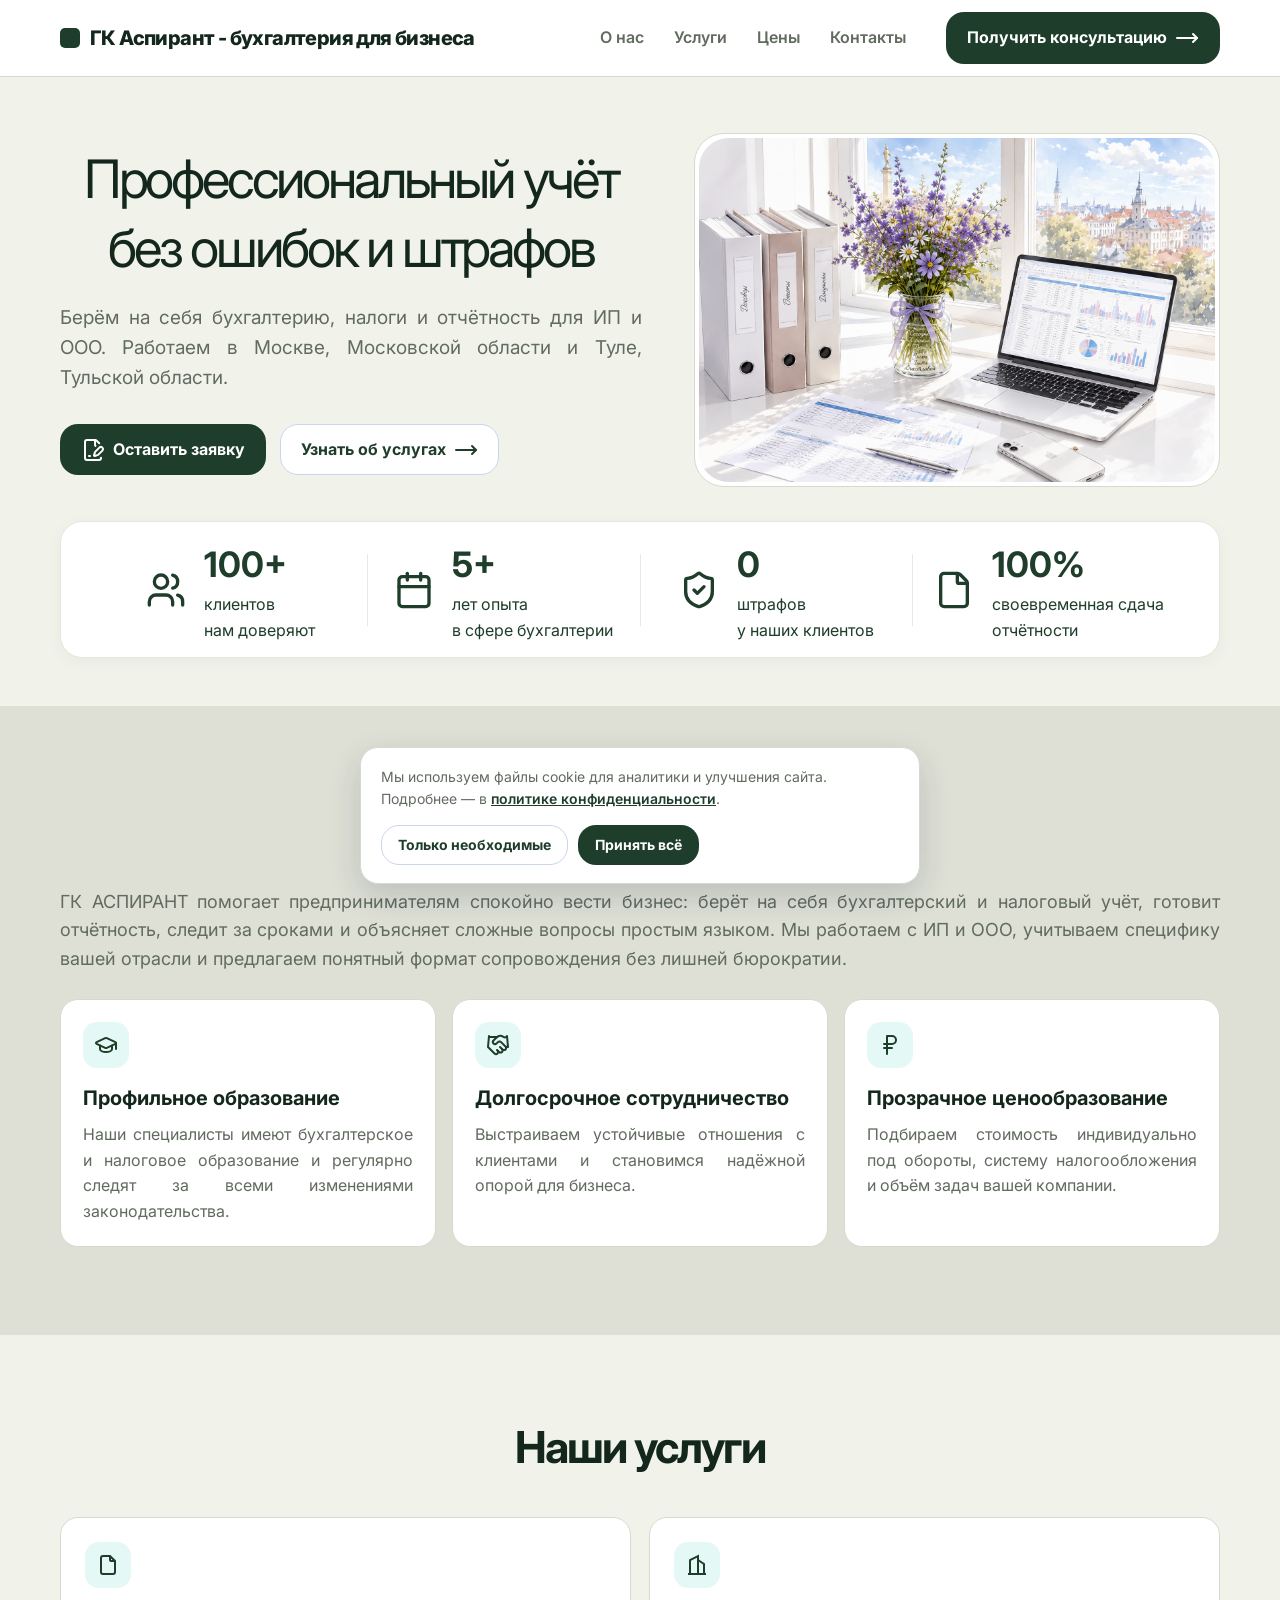
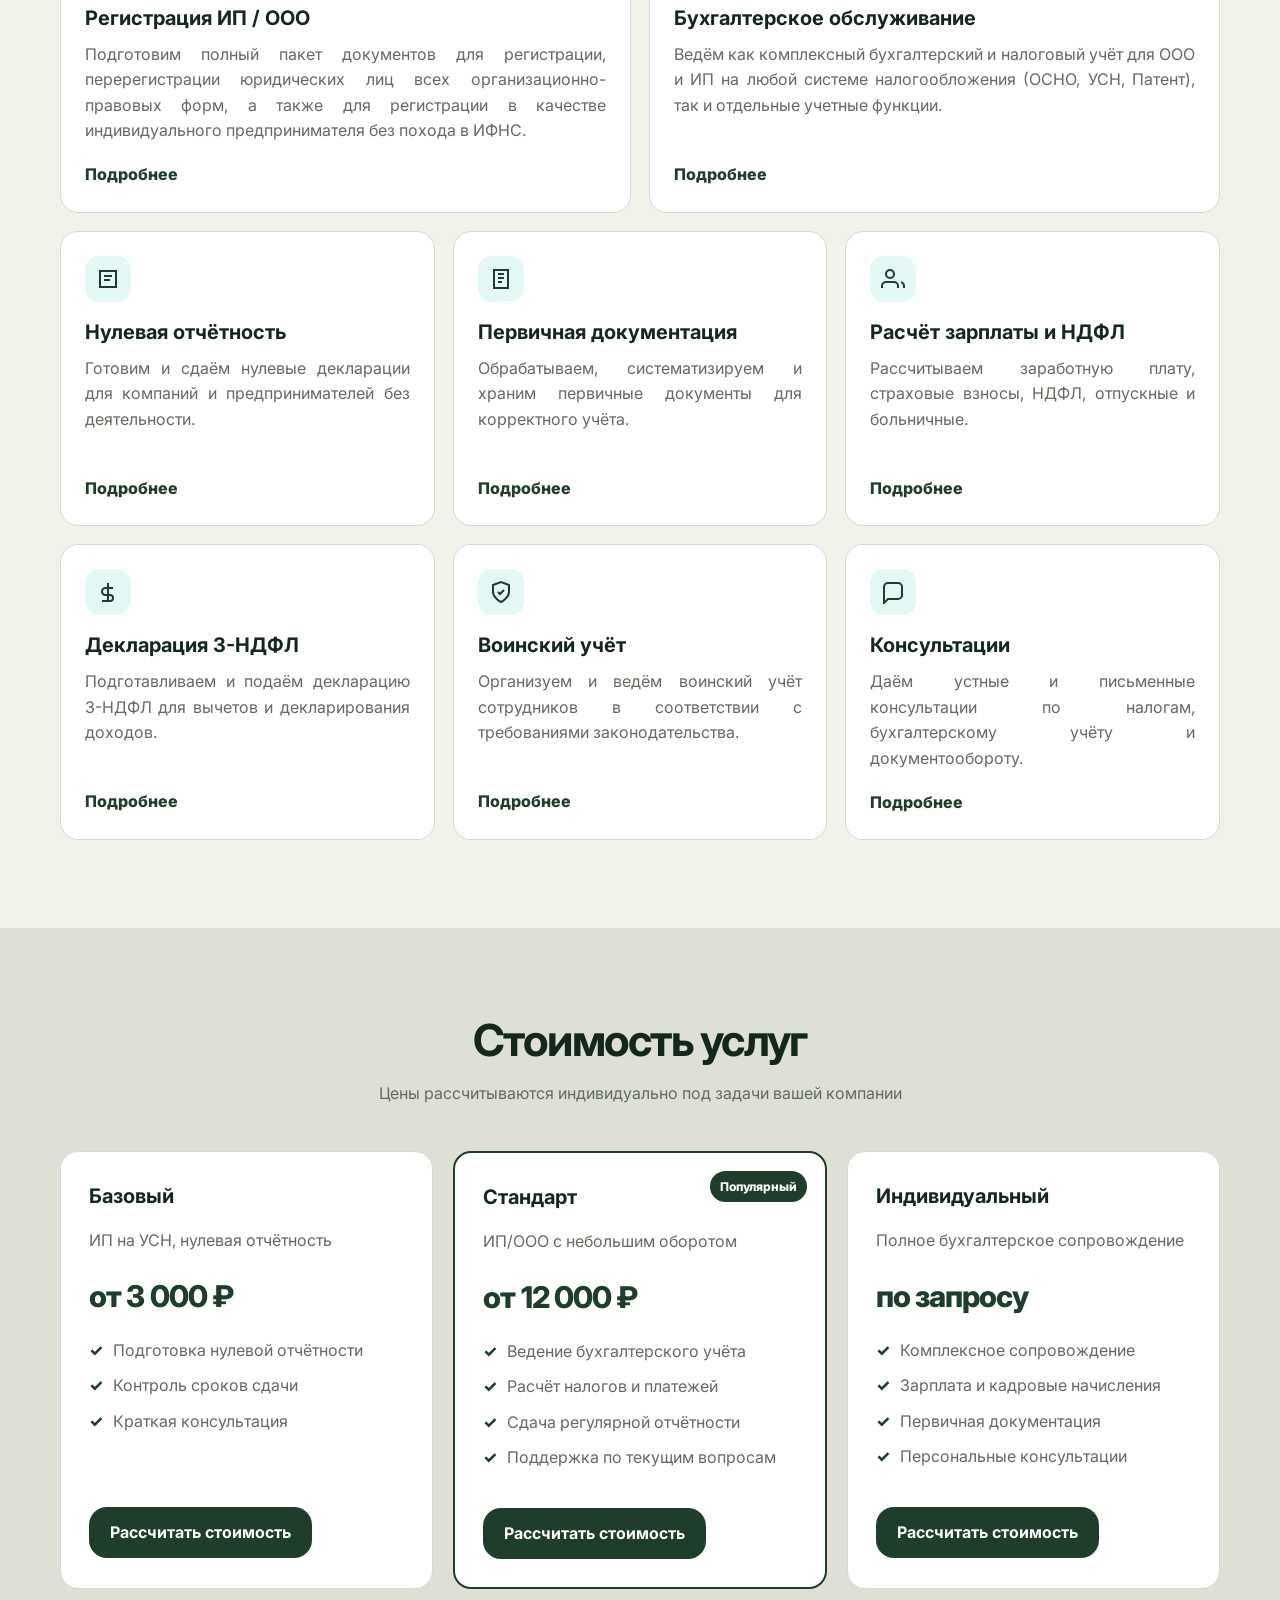
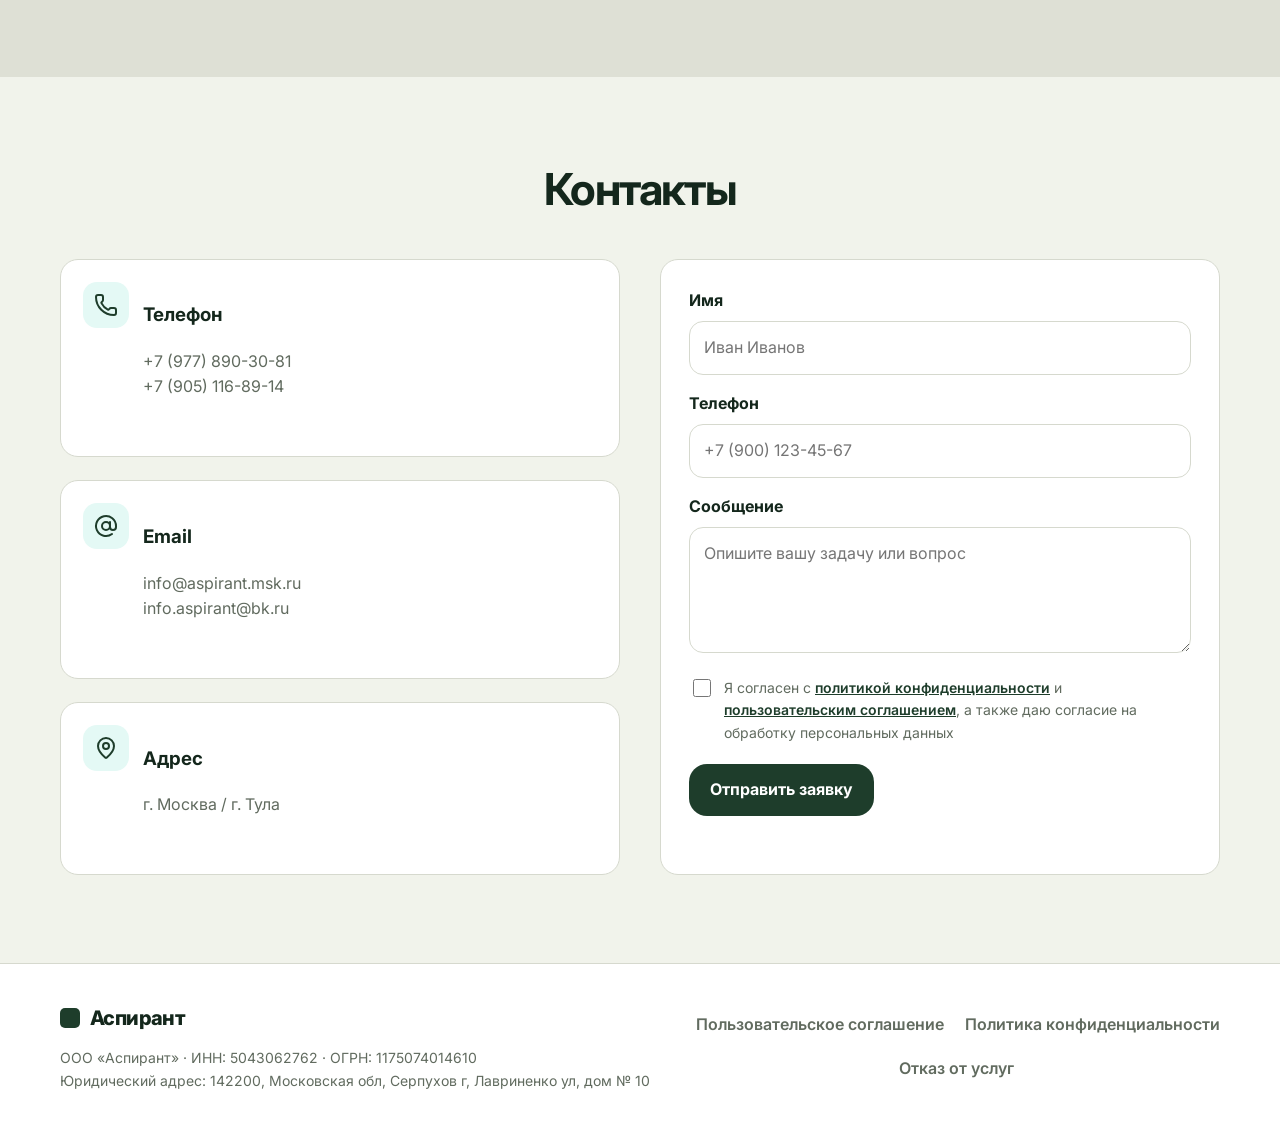
<file: index.html>
<!doctype html>
<html lang="ru">
	<head>
		<meta charset="UTF-8" />
		<meta name="viewport" content="width=device-width, initial-scale=1.0" />
		<meta
			name="description"
			content="Бухгалтерия для ИП и ООО в Москве и Туле: учёт, налоги, отчётность без ошибок и штрафов. 5+ лет опыта. Оставьте заявку — рассчитаем стоимость бесплатно."
		/>
		<title>ГК Аспирант — бухгалтерия для бизнеса</title>
		<link rel="canonical" href="https://aspirant.msk.ru/" />
		<link rel="preconnect" href="https://fonts.googleapis.com" />
		<link rel="preconnect" href="https://fonts.gstatic.com" crossorigin />
		<link
			href="https://fonts.googleapis.com/css2?family=Inter:wght@400;500;600;700;800&display=swap"
			rel="stylesheet"
		/>
		<link rel="icon" href="/images/icons/favicon.ico" sizes="32x32" />
		<link rel="icon" href="/images/icons/favicon.svg" type="image/svg+xml" />
		<link rel="apple-touch-icon" href="/images/icons/apple-touch-icon.png" />
		<link rel="icon" type="image/png" sizes="192x192" href="/images/icons/icon-192.png" />
		<link rel="icon" type="image/png" sizes="512x512" href="/images/icons/icon-512.png" />
		<link rel="stylesheet" href="style.css" />
		<script type="application/ld+json">
			{
				"@context": "https://schema.org",
				"@type": "AccountingService",
				"name": "ГК Аспирант",
				"description": "Бухгалтерское сопровождение, налоги и отчётность для ИП и ООО в Москве и Туле",
				"url": "https://aspirant.msk.ru/",
				"telephone": ["+7-977-890-30-81", "+7-905-116-89-14"],
				"email": "info@aspirant.msk.ru",
				"areaServed": [
					{
						"@type": "City",
						"name": "Москва"
					},
					{
						"@type": "City",
						"name": "Тула"
					}
				],
				"priceRange": "от 3000 ₽",
				"sameAs": []
			}
		</script>
	</head>
	<body>
		<header class="site-header">
			<div class="container navbar">
				<a class="logo" href="#hero" aria-label="ГК Аспирант">
					<span class="logo-mark" aria-hidden="true"></span>
					<span class="logo-text">ГК Аспирант - бухгалтерия для бизнеса</span>
				</a>
				<nav class="nav-menu" id="navMenu" aria-label="Основная навигация">
					<ul class="nav-links">
						<li><a class="nav-link" href="#about">О нас</a></li>
						<li><a class="nav-link" href="#services">Услуги</a></li>
						<li><a class="nav-link" href="#pricing">Цены</a></li>
						<li><a class="nav-link" href="#contacts">Контакты</a></li>
					</ul>
					<a class="btn btn-primary" href="#contacts"
						>Получить консультацию
						<svg
							xmlns="http://www.w3.org/2000/svg"
							width="24"
							height="24"
							viewBox="0 0 24 24"
							fill="none"
							stroke="currentColor"
							stroke-width="2"
							stroke-linecap="round"
							stroke-linejoin="round"
							class="lucide lucide-move-right-icon lucide-move-right"
						>
							<path d="M18 8L22 12L18 16" />
							<path d="M2 12H22" /></svg
					></a>
				</nav>
				<button
					class="hamburger"
					id="hamburger"
					type="button"
					aria-label="Открыть меню"
					aria-controls="navMenu"
					aria-expanded="false"
				>
					<span></span><span></span><span></span>
				</button>
			</div>
		</header>

		<main>
			<section class="hero fade-in" id="hero">
				<div class="container">
					<div class="hero-grid">
						<div>
							<!-- <span class="tag-pill">Бухгалтерия для бизнеса</span> -->
							<p class="main-text">Профессиональный учёт без ошибок и штрафов</p>
							<p class="hero-text">
								Берём на себя бухгалтерию, налоги и отчётность для ИП и ООО.
								Работаем в Москве, Московской области и Туле, Тульской области.
							</p>
							<div class="hero-actions">
								<a class="btn btn-primary" href="#contacts">
									<svg
										xmlns="http://www.w3.org/2000/svg"
										width="24"
										height="24"
										viewBox="0 0 24 24"
										fill="none"
										stroke="currentColor"
										stroke-width="2"
										stroke-linecap="round"
										stroke-linejoin="round"
										class="lucide lucide-file-pen-line-icon lucide-file-pen-line"
									>
										<path
											d="M14.364 13.634a2 2 0 0 0-.506.854l-.837 2.87a.5.5 0 0 0 .62.62l2.87-.837a2 2 0 0 0 .854-.506l4.013-4.009a1 1 0 0 0-3.004-3.004z"
										/>
										<path d="M14.487 7.858A1 1 0 0 1 14 7V2" />
										<path
											d="M20 19.645V20a2 2 0 0 1-2 2H6a2 2 0 0 1-2-2V4a2 2 0 0 1 2-2h8a2.4 2.4 0 0 1 1.704.706l2.516 2.516"
										/>
										<path d="M8 18h1" />
									</svg>
									Оставить заявку</a
								>
								<a class="btn btn-ghost" href="#services"
									>Узнать об услугах
									<svg
										xmlns="http://www.w3.org/2000/svg"
										width="24"
										height="24"
										viewBox="0 0 24 24"
										fill="none"
										stroke="#1e3d2b"
										stroke-width="2"
										stroke-linecap="round"
										stroke-linejoin="round"
										class="lucide lucide-move-right-icon lucide-move-right"
									>
										<path d="M18 8L22 12L18 16" />
										<path d="M2 12H22" />
									</svg>
								</a>
							</div>
						</div>
						<div
							class="illustration-card"
							aria-label="Иллюстрация бухгалтерских документов, калькулятора и монет"
						>
							<img
								src="images/hero.png"
								alt="Бухгалтерские документы и калькулятор"
							/>
						</div>
					</div>
					<section class="stats">
						<div class="stat">
							<div class="icon purple">
								<svg
									xmlns="http://www.w3.org/2000/svg"
									width="40"
									height="40"
									viewBox="0 0 24 24"
									fill="none"
									stroke="#1e3d2b"
									stroke-width="2"
									stroke-linecap="round"
									stroke-linejoin="round"
									class="lucide lucide-users-icon lucide-users"
								>
									<path d="M16 21v-2a4 4 0 0 0-4-4H6a4 4 0 0 0-4 4v2" />
									<path d="M16 3.128a4 4 0 0 1 0 7.744" />
									<path d="M22 21v-2a4 4 0 0 0-3-3.87" />
									<circle cx="9" cy="7" r="4" />
								</svg>
							</div>

							<div class="stat-info">
								<strong>100+</strong>
								клиентов<br />нам доверяют
							</div>
						</div>

						<div class="divider"></div>

						<div class="stat">
							<div class="icon green">
								<svg
									xmlns="http://www.w3.org/2000/svg"
									width="40"
									height="40"
									viewBox="0 0 24 24"
									fill="none"
									stroke="#1e3d2b"
									stroke-width="2"
									stroke-linecap="round"
									stroke-linejoin="round"
									class="lucide lucide-calendar-icon lucide-calendar"
								>
									<path d="M8 2v4" />
									<path d="M16 2v4" />
									<rect width="18" height="18" x="3" y="4" rx="2" />
									<path d="M3 10h18" />
								</svg>
							</div>

							<div class="stat-info">
								<strong>5+</strong>
								лет опыта<br />в сфере бухгалтерии
							</div>
						</div>

						<div class="divider"></div>

						<div class="stat">
							<div class="icon yellow">
								<svg
									xmlns="http://www.w3.org/2000/svg"
									width="40"
									height="40"
									viewBox="0 0 24 24"
									fill="none"
									stroke="#1e3d2b"
									stroke-width="2"
									stroke-linecap="round"
									stroke-linejoin="round"
									class="lucide lucide-shield-check-icon lucide-shield-check"
								>
									<path
										d="M20 13c0 5-3.5 7.5-7.66 8.95a1 1 0 0 1-.67-.01C7.5 20.5 4 18 4 13V6a1 1 0 0 1 1-1c2 0 4.5-1.2 6.24-2.72a1.17 1.17 0 0 1 1.52 0C14.51 3.81 17 5 19 5a1 1 0 0 1 1 1z"
									/>
									<path d="m9 12 2 2 4-4" />
								</svg>
							</div>

							<div class="stat-info">
								<strong>0</strong>
								штрафов<br />у наших клиентов
							</div>
						</div>

						<div class="divider"></div>

						<div class="stat">
							<div class="icon dark">
								<svg
									xmlns="http://www.w3.org/2000/svg"
									width="40"
									height="40"
									viewBox="0 0 24 24"
									fill="none"
									stroke="#1e3d2b"
									stroke-width="2"
									stroke-linecap="round"
									stroke-linejoin="round"
									class="lucide lucide-file-icon lucide-file"
								>
									<path
										d="M6 22a2 2 0 0 1-2-2V4a2 2 0 0 1 2-2h8a2.4 2.4 0 0 1 1.704.706l3.588 3.588A2.4 2.4 0 0 1 20 8v12a2 2 0 0 1-2 2z"
									/>
									<path d="M14 2v5a1 1 0 0 0 1 1h5" />
								</svg>
							</div>

							<div class="stat-info">
								<strong>100%</strong>
								своевременная сдача<br />отчётности
							</div>
						</div>
					</section>
				</div>
			</section>

			<section class="section-muted fade-in" id="about">
				<div class="container">
					<div class="section-header">
						<h2 class="section-title">О компании</h2>
					</div>
					<p class="lead">
						ГК АСПИРАНТ помогает предпринимателям спокойно вести бизнес: берёт на себя
						бухгалтерский и налоговый учёт, готовит отчётность, следит за сроками и
						объясняет сложные вопросы простым языком. Мы работаем с ИП и ООО, учитываем
						специфику вашей отрасли и предлагаем понятный формат сопровождения без
						лишней бюрократии.
					</p>
					<div class="about-grid">
						<div class="feature-list">
							<article class="feature-card card-hover">
								<span class="icon-box" aria-hidden="true">
									<svg
										xmlns="http://www.w3.org/2000/svg"
										width="24"
										height="24"
										viewBox="0 0 24 24"
										fill="none"
										stroke="#1e3d2b"
										stroke-width="2"
										stroke-linecap="round"
										stroke-linejoin="round"
										class="lucide lucide-graduation-cap-icon lucide-graduation-cap"
									>
										<path
											d="M21.42 10.922a1 1 0 0 0-.019-1.838L12.83 5.18a2 2 0 0 0-1.66 0L2.6 9.08a1 1 0 0 0 0 1.832l8.57 3.908a2 2 0 0 0 1.66 0z"
										/>
										<path d="M22 10v6" />
										<path d="M6 12.5V16a6 3 0 0 0 12 0v-3.5" />
									</svg>
								</span>
								<h3>Профильное образование</h3>
								<p>
									Наши специалисты имеют бухгалтерское и налоговое образование и
									регулярно следят за всеми изменениями законодательства.
								</p>
							</article>
							<article class="feature-card card-hover">
								<span class="icon-box" aria-hidden="true">
									<svg
										xmlns="http://www.w3.org/2000/svg"
										width="24"
										height="24"
										viewBox="0 0 24 24"
										fill="none"
										stroke="#1e3d2b"
										stroke-width="2"
										stroke-linecap="round"
										stroke-linejoin="round"
										class="lucide lucide-handshake-icon lucide-handshake"
									>
										<path d="m11 17 2 2a1 1 0 1 0 3-3" />
										<path
											d="m14 14 2.5 2.5a1 1 0 1 0 3-3l-3.88-3.88a3 3 0 0 0-4.24 0l-.88.88a1 1 0 1 1-3-3l2.81-2.81a5.79 5.79 0 0 1 7.06-.87l.47.28a2 2 0 0 0 1.42.25L21 4"
										/>
										<path d="m21 3 1 11h-2" />
										<path d="M3 3 2 14l6.5 6.5a1 1 0 1 0 3-3" />
										<path d="M3 4h8" />
									</svg>
								</span>
								<h3>Долгосрочное сотрудничество</h3>
								<p>
									Выстраиваем устойчивые отношения с клиентами и становимся
									надёжной опорой для бизнеса.
								</p>
							</article>
							<article class="feature-card card-hover">
								<span class="icon-box" aria-hidden="true">
									<svg
										xmlns="http://www.w3.org/2000/svg"
										width="24"
										height="24"
										viewBox="0 0 24 24"
										fill="none"
										stroke="#1e3d2b"
										stroke-width="2"
										stroke-linecap="round"
										stroke-linejoin="round"
										class="lucide lucide-russian-ruble-icon lucide-russian-ruble"
									>
										<path d="M6 11h8a4 4 0 0 0 0-8H9v18" />
										<path d="M6 15h8" />
									</svg>
								</span>
								<h3>Прозрачное ценообразование</h3>
								<p>
									Подбираем стоимость индивидуально под обороты, систему
									налогообложения и объём задач вашей компании.
								</p>
							</article>
						</div>
					</div>
				</div>
			</section>

			<section class="fade-in" id="services">
				<div class="container">
					<div class="section-header"><h2 class="section-title">Наши услуги</h2></div>
					<div class="services-grid">
						<article class="service-card card-hover">
							<div class="service-items">
								<span class="icon-box" aria-hidden="true">
									<svg
										width="24"
										height="24"
										viewBox="0 0 24 24"
										fill="none"
										stroke="currentColor"
										stroke-width="2"
									>
										<path d="M14 3v4a1 1 0 0 0 1 1h4" />
										<path
											d="M17 21H7a2 2 0 0 1-2-2V5a2 2 0 0 1 2-2h7l5 5v11a2 2 0 0 1-2 2z"
										/>
									</svg>
								</span>
								<h3>Регистрация ИП / ООО</h3>
								<div class="service-card-info">
									<p>
										Подготовим полный пакет документов для регистрации,
										перерегистрации юридических лиц всех организационно-правовых
										форм, а также для регистрации в качестве индивидуального
										предпринимателя без похода в ИФНС.
									</p>
								</div>
								<button class="details-link" type="button">Подробнее</button>
								<div class="service-details">
									<div>
										<p>
											Подскажем подходящую систему налогообложения, проверим
											данные и сопроводим процесс до получения регистрационных
											документов.
										</p>
										<p class="service-page-link">
											<a href="/uslugi/registraciya-ip-ooo/"
												>Читать подробнее →</a
											>
										</p>
									</div>
								</div>
							</div>
						</article>
						<article class="service-card card-hover">
							<div class="service-items">
								<span class="icon-box" aria-hidden="true">
									<svg
										width="24"
										height="24"
										viewBox="0 0 24 24"
										fill="none"
										stroke="currentColor"
										stroke-width="2"
									>
										<path d="M3 21h18" />
										<path d="M5 21V7l8-4v18" />
										<path d="M19 21V11l-6-4" />
									</svg>
								</span>
								<h3>Бухгалтерское обслуживание</h3>
								<div class="service-card-info">
									<p>
										Ведём как комплексный бухгалтерский и налоговый учёт для ООО
										и ИП на любой системе налогообложения (ОСНО, УСН, Патент),
										так и отдельные учетные функции.
									</p>
								</div>
								<button class="details-link" type="button">Подробнее</button>
								<div class="service-details">
									<div>
										<p>
											Берём на себя регулярные задачи бухгалтерии:
											формирование первичной документации, учет доходов и
											расходов, начисление налогов и страховых взносов,
											подготовка и сдача отчетности .
										</p>
										<p class="service-page-link">
											<a href="/uslugi/buhgalterskoe-obsluzhivanie/"
												>Читать подробнее →</a
											>
										</p>
									</div>
								</div>
							</div>
						</article>
						<article class="service-card card-hover">
							<div class="service-items">
								<span class="icon-box" aria-hidden="true">
									<svg
										width="24"
										height="24"
										viewBox="0 0 24 24"
										fill="none"
										stroke="currentColor"
										stroke-width="2"
									>
										<path d="M4 4h16v16H4z" />
										<path d="M8 9h8M8 13h6" />
									</svg>
								</span>
								<h3>Нулевая отчётность</h3>
								<div class="service-card-info">
									<p>
										Готовим и сдаём нулевые декларации для компаний и
										предпринимателей без деятельности.
									</p>
								</div>
								<button class="details-link" type="button">Подробнее</button>
								<div class="service-details">
									<div>
										<p>
											Контролируем сроки подачи, формируем комплект отчётности
											и помогаем избежать штрафов за просрочку.
										</p>
										<p class="service-page-link">
											<a href="/uslugi/nulevaya-otchetnost/"
												>Читать подробнее →</a
											>
										</p>
									</div>
								</div>
							</div>
						</article>
						<article class="service-card card-hover">
							<div class="service-items">
								<span class="icon-box" aria-hidden="true">
									<svg
										width="24"
										height="24"
										viewBox="0 0 24 24"
										fill="none"
										stroke="currentColor"
										stroke-width="2"
									>
										<path d="M9 7h6M9 11h6M9 15h4" />
										<path d="M5 3h14v18H5z" />
									</svg>
								</span>
								<h3>Первичная документация</h3>
								<div class="service-card-info">
									<p>
										Обрабатываем, систематизируем и храним первичные документы
										для корректного учёта.
									</p>
								</div>
								<button class="details-link" type="button">Подробнее</button>
								<div class="service-details">
									<div>
										<p>
											Проверяем закрывающие документы, акты, накладные и
											счета, помогаем восстановить недостающие бумаги.
										</p>
										<p class="service-page-link">
											<a href="/uslugi/pervichnaya-dokumentaciya/"
												>Читать подробнее →</a
											>
										</p>
									</div>
								</div>
							</div>
						</article>
						<article class="service-card card-hover">
							<div class="service-items">
								<span class="icon-box" aria-hidden="true">
									<svg
										width="24"
										height="24"
										viewBox="0 0 24 24"
										fill="none"
										stroke="currentColor"
										stroke-width="2"
									>
										<path d="M17 21v-2a4 4 0 0 0-4-4H5a4 4 0 0 0-4 4v2" />
										<circle cx="9" cy="7" r="4" />
										<path d="M23 21v-2a4 4 0 0 0-3-3.87" />
									</svg>
								</span>
								<h3>Расчёт зарплаты и НДФЛ</h3>
								<div class="service-card-info">
									<p>
										Рассчитываем заработную плату, страховые взносы, НДФЛ,
										отпускные и больничные.
									</p>
								</div>
								<button class="details-link" type="button">Подробнее</button>
								<div class="service-details">
									<div>
										<p>
											Обеспечим полный спектр услуг: расчет заработной платы,
											начисление налогов и взносов в государственные фонды,
											формирование платежных ведомостей и расчетных листков
											для сотрудников, подготовка и сдача отчетности по
											зарплате в налоговые органы и фонды социального
											страхования
										</p>
										<p class="service-page-link">
											<a href="/uslugi/raschet-zarplaty-ndfl/"
												>Читать подробнее →</a
											>
										</p>
									</div>
								</div>
							</div>
						</article>
						<article class="service-card card-hover">
							<div class="service-items">
								<span class="icon-box" aria-hidden="true">
									<svg
										width="24"
										height="24"
										viewBox="0 0 24 24"
										fill="none"
										stroke="currentColor"
										stroke-width="2"
									>
										<path
											d="M12 3v18M17 8H9.5a3.5 3.5 0 0 0 0 7H14a3 3 0 0 1 0 6H6"
										/>
									</svg>
								</span>
								<h3>Декларация 3-НДФЛ</h3>
								<div class="service-card-info">
									<p>
										Подготавливаем и подаём декларацию 3-НДФЛ для вычетов и
										декларирования доходов.
									</p>
								</div>
								<button class="details-link" type="button">Подробнее</button>
								<div class="service-details">
									<div>
										<p>
											Поможем собрать подтверждающие документы, заполнить
											декларацию и отправить её в налоговую инспекцию.
										</p>
										<p class="service-page-link">
											<a href="/uslugi/deklaraciya-3-ndfl/"
												>Читать подробнее →</a
											>
										</p>
									</div>
								</div>
							</div>
						</article>
						<article class="service-card card-hover">
							<div class="service-items">
								<span class="icon-box" aria-hidden="true">
									<svg
										width="24"
										height="24"
										viewBox="0 0 24 24"
										fill="none"
										stroke="currentColor"
										stroke-width="2"
									>
										<path d="M12 22s8-4 8-10V5l-8-3-8 3v7c0 6 8 10 8 10z" />
										<path d="M9 12l2 2 4-4" />
									</svg>
								</span>
								<h3>Воинский учёт</h3>
								<div class="service-card-info">
									<p>
										Организуем и ведём воинский учёт сотрудников в соответствии
										с требованиями законодательства.
									</p>
								</div>
								<button class="details-link" type="button">Подробнее</button>
								<div class="service-details">
									<div>
										<p>
											Подготовим документы, журналы и уведомления, поможем
											наладить процесс взаимодействия с военкоматом.
										</p>
										<p class="service-page-link">
											<a href="/uslugi/voinskiy-uchet/">Читать подробнее →</a>
										</p>
									</div>
								</div>
							</div>
						</article>
						<article class="service-card card-hover">
							<div class="service-items">
								<span class="icon-box" aria-hidden="true">
									<svg
										width="24"
										height="24"
										viewBox="0 0 24 24"
										fill="none"
										stroke="currentColor"
										stroke-width="2"
									>
										<path
											d="M21 15a4 4 0 0 1-4 4H7l-4 4V7a4 4 0 0 1 4-4h10a4 4 0 0 1 4 4z"
										/>
									</svg>
								</span>
								<h3>Консультации</h3>
								<div class="service-card-info">
									<p>
										Даём устные и письменные консультации по налогам,
										бухгалтерскому учёту и документообороту.
									</p>
								</div>
								<button class="details-link" type="button">Подробнее</button>
								<div class="service-details">
									<div>
										<p>
											Разберём вашу ситуацию, предложим безопасные варианты
											действий и подготовим понятные рекомендации.
										</p>
										<p class="service-page-link">
											<a href="/uslugi/konsultacii/">Читать подробнее →</a>
										</p>
									</div>
								</div>
							</div>
						</article>
					</div>
				</div>
			</section>

			<section class="section-muted fade-in" id="pricing">
				<div class="container">
					<div class="section-header">
						<h2 class="section-title">Стоимость услуг</h2>
						<p class="section-subtitle">
							Цены рассчитываются индивидуально под задачи вашей компании
						</p>
					</div>
					<div class="pricing-grid">
						<article class="pricing-card card-hover">
							<h3>Базовый</h3>
							<p class="muted">ИП на УСН, нулевая отчётность</p>
							<div class="price">от 3 000 ₽</div>
							<div class="list-size">
								<ul class="check-list">
									<li>Подготовка нулевой отчётности</li>
									<li>Контроль сроков сдачи</li>
									<li>Краткая консультация</li>
								</ul>
							</div>
							<a class="btn btn-primary" href="#contacts">Рассчитать стоимость</a>
						</article>
						<article class="pricing-card popular card-hover">
							<span class="badge">Популярный</span>
							<h3>Стандарт</h3>
							<p class="muted">ИП/ООО с небольшим оборотом</p>
							<div class="price">от 12 000 ₽</div>
							<div class="list-size">
								<ul class="check-list">
									<li>Ведение бухгалтерского учёта</li>
									<li>Расчёт налогов и платежей</li>
									<li>Сдача регулярной отчётности</li>
									<li>Поддержка по текущим вопросам</li>
								</ul>
							</div>
							<a class="btn btn-primary" href="#contacts">Рассчитать стоимость</a>
						</article>
						<article class="pricing-card card-hover">
							<h3>Индивидуальный</h3>
							<p class="muted">Полное бухгалтерское сопровождение</p>
							<div class="price">по запросу</div>
							<div class="list-size">
								<ul class="check-list">
									<li>Комплексное сопровождение</li>
									<li>Зарплата и кадровые начисления</li>
									<li>Первичная документация</li>
									<li>Персональные консультации</li>
								</ul>
							</div>
							<a class="btn btn-primary" href="#contacts">Рассчитать стоимость</a>
						</article>
					</div>
				</div>
			</section>

			<section class="fade-in" id="contacts">
				<div class="container">
					<div class="section-header"><h2 class="section-title">Контакты</h2></div>
					<div class="contact-grid">
						<div class="contact-items">
							<article class="contact-card contact-row card-hover">
								<span class="icon-box" aria-hidden="true">
									<svg
										xmlns="http://www.w3.org/2000/svg"
										width="24"
										height="24"
										viewBox="0 0 24 24"
										fill="none"
										stroke="#1e3d2b"
										stroke-width="2"
										stroke-linecap="round"
										stroke-linejoin="round"
										class="lucide lucide-phone-icon lucide-phone"
									>
										<path
											d="M13.832 16.568a1 1 0 0 0 1.213-.303l.355-.465A2 2 0 0 1 17 15h3a2 2 0 0 1 2 2v3a2 2 0 0 1-2 2A18 18 0 0 1 2 4a2 2 0 0 1 2-2h3a2 2 0 0 1 2 2v3a2 2 0 0 1-.8 1.6l-.468.351a1 1 0 0 0-.292 1.233 14 14 0 0 0 6.392 6.384"
										/>
									</svg>
								</span>
								<div>
									<h3>Телефон</h3>
									<!-- TODO: заменить placeholder телефона на актуальный номер -->
									<p>+7 (977) 890-30-81</p>
									<p>+7 (905) 116-89-14</p>
								</div>
							</article>
							<article class="contact-card contact-row card-hover">
								<span class="icon-box" aria-hidden="true">
									<svg
										xmlns="http://www.w3.org/2000/svg"
										width="24"
										height="24"
										viewBox="0 0 24 24"
										fill="none"
										stroke="#1e3d2b"
										stroke-width="2"
										stroke-linecap="round"
										stroke-linejoin="round"
										class="lucide lucide-at-sign-icon lucide-at-sign"
									>
										<circle cx="12" cy="12" r="4" />
										<path d="M16 8v5a3 3 0 0 0 6 0v-1a10 10 0 1 0-4 8" />
									</svg>
								</span>
								<div>
									<h3>Email</h3>
									<!-- TODO: заменить placeholder email на актуальный адрес -->
									<p>info@aspirant.msk.ru</p>
									<p>info.aspirant@bk.ru</p>
								</div>
							</article>
							<article class="contact-card contact-row card-hover">
								<span class="icon-box" aria-hidden="true">
									<svg
										xmlns="http://www.w3.org/2000/svg"
										width="24"
										height="24"
										viewBox="0 0 24 24"
										fill="none"
										stroke="#1e3d2b"
										stroke-width="2"
										stroke-linecap="round"
										stroke-linejoin="round"
										class="lucide lucide-map-pin-icon lucide-map-pin"
									>
										<path
											d="M20 10c0 4.993-5.539 10.193-7.399 11.799a1 1 0 0 1-1.202 0C9.539 20.193 4 14.993 4 10a8 8 0 0 1 16 0"
										/>
										<circle cx="12" cy="10" r="3" />
									</svg>
								</span>
								<div>
									<h3>Адрес</h3>
									<p>г. Москва / г. Тула</p>
								</div>
							</article>
						</div>
						<form
							action="https://api.web3forms.com/submit"
							method="POST"
							class="form-card"
							id="contactForm"
							novalidate
						>
							<input
								type="hidden"
								name="access_key"
								value="7b03467a-8448-4d0a-b924-28e98105e9c9"
							/>
							<div class="field">
								<label for="name">Имя</label>
								<input
									id="name"
									name="name"
									type="text"
									placeholder="Иван Иванов"
									required
								/>
							</div>
							<div class="field">
								<label for="phone">Телефон</label>
								<input
									id="phone"
									name="phone"
									type="tel"
									placeholder="+7 (900) 123-45-67"
									required
								/>
							</div>
							<div class="field">
								<label for="message">Сообщение</label>
								<textarea
									id="message"
									name="message"
									placeholder="Опишите вашу задачу или вопрос"
									required
								></textarea>
							</div>
							<div class="field consent-field">
								<label class="consent-label" for="consent">
									<input type="checkbox" id="consent" name="consent" required />
									<span
										>Я согласен с
										<a
											href="/documents/privacy-policy.pdf"
											target="_blank"
											rel="noopener"
											>политикой конфиденциальности</a
										>
										и
										<a
											href="/documents/agreement.pdf"
											target="_blank"
											rel="noopener"
											>пользовательским соглашением</a
										>, а также даю согласие на обработку персональных
										данных</span
									>
								</label>
							</div>

							<button class="btn btn-primary" type="submit">Отправить заявку</button>
							<p class="success-message" id="successMessage">
								Спасибо! Мы свяжемся с вами в ближайшее время.
							</p>
						</form>
					</div>
				</div>
			</section>
		</main>

		<footer class="site-footer">
			<div id="footer"></div>
		</footer>
		<div class="toast-container" id="toastContainer" aria-live="polite"></div>
		<div
			class="cookie-banner"
			id="cookieBanner"
			role="dialog"
			aria-label="Уведомление об использовании cookie"
		>
			<div class="cookie-banner-inner">
				<p>
					Мы используем файлы cookie для аналитики и улучшения сайта. Подробнее — в
					<a href="/documents/privacy-policy.pdf" target="_blank" rel="noopener"
						>политике конфиденциальности</a
					>.
				</p>
				<div class="cookie-banner-actions">
					<button class="btn btn-ghost" id="cookieDecline" type="button">
						Только необходимые
					</button>
					<button class="btn btn-primary" id="cookieAccept" type="button">
						Принять всё
					</button>
				</div>
			</div>
		</div>
		<script src="script.js"></script>
		<script>
			fetch('/partials/footer.html')
				.then((res) => res.text())
				.then((html) => (document.getElementById('footer').innerHTML = html));
		</script>
	</body>
</html>
</file>
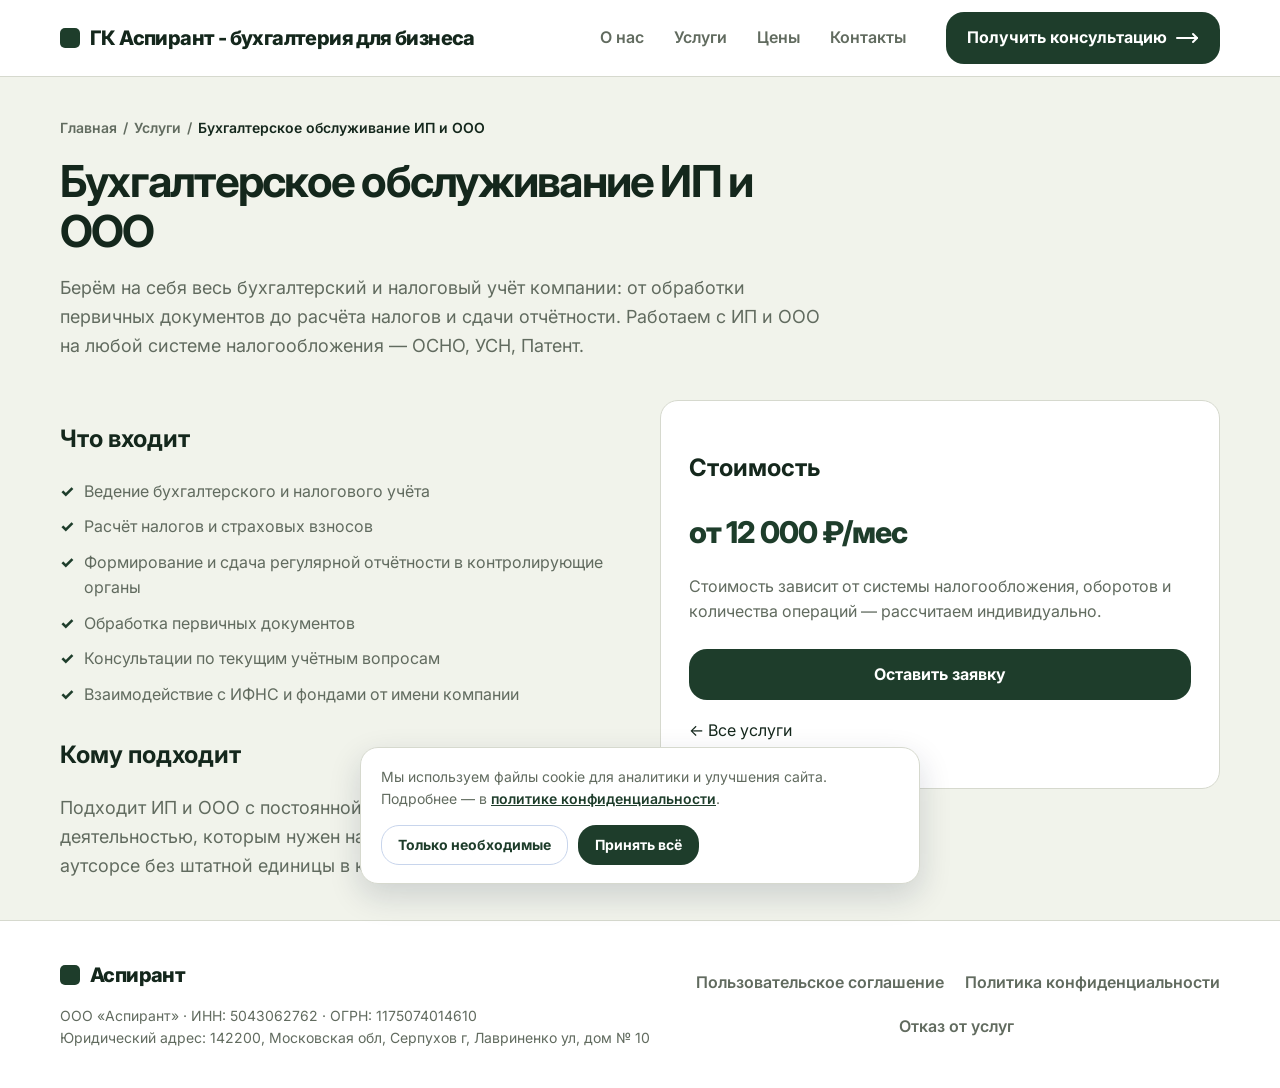
<file: uslugi/buhgalterskoe-obsluzhivanie/index.html>
<!doctype html>
<html lang="ru">
	<head>
		<meta charset="UTF-8" />
		<meta name="viewport" content="width=device-width, initial-scale=1.0" />
		<meta
			name="description"
			content="Ведение бухгалтерского и налогового учёта для ИП и ООО на ОСНО, УСН и Патенте: расчёт налогов, подготовка и сдача отчётности, поддержка по текущим вопросам."
		/>
		<title>Бухгалтерское обслуживание ИП и ООО — ГК Аспирант</title>
		<link rel="canonical" href="https://aspirant.msk.ru/uslugi/buhgalterskoe-obsluzhivanie/" />
		<link rel="preconnect" href="https://fonts.googleapis.com" />
		<link rel="preconnect" href="https://fonts.gstatic.com" crossorigin />
		<link
			href="https://fonts.googleapis.com/css2?family=Inter:wght@400;500;600;700;800&display=swap"
			rel="stylesheet"
		/>
		<link rel="icon" href="/images/icons/favicon.ico" sizes="32x32" />
		<link rel="icon" href="/images/icons/favicon.svg" type="image/svg+xml" />
		<link rel="apple-touch-icon" href="/images/icons/apple-touch-icon.png" />
		<link rel="icon" type="image/png" sizes="192x192" href="/images/icons/icon-192.png" />
		<link rel="icon" type="image/png" sizes="512x512" href="/images/icons/icon-512.png" />
		<link rel="stylesheet" href="/style.css" />
		<script type="application/ld+json">
			{
				"@context": "https://schema.org",
				"@type": "Service",
				"serviceType": "Бухгалтерское обслуживание ИП и ООО",
				"name": "Бухгалтерское обслуживание ИП и ООО",
				"description": "Ведение бухгалтерского и налогового учёта для ИП и ООО на ОСНО, УСН и Патенте: расчёт налогов, подготовка и сдача отчётности, поддержка по текущим вопросам.",
				"url": "https://aspirant.msk.ru/uslugi/buhgalterskoe-obsluzhivanie/",
				"provider": {
					"@type": "AccountingService",
					"name": "ГК Аспирант",
					"url": "https://aspirant.msk.ru/",
					"telephone": ["+7-977-890-30-81", "+7-905-116-89-14"],
					"email": "info@aspirant.msk.ru"
				},
				"areaServed": [
					{ "@type": "City", "name": "Москва" },
					{ "@type": "City", "name": "Тула" }
				]
			}
		</script>
	</head>
	<body>
		<header class="site-header">
			<div class="container navbar">
				<a class="logo" href="/" aria-label="ГК Аспирант">
					<span class="logo-mark" aria-hidden="true"></span>
					<span class="logo-text">ГК Аспирант - бухгалтерия для бизнеса</span>
				</a>
				<nav class="nav-menu" id="navMenu" aria-label="Основная навигация">
					<ul class="nav-links">
						<li><a class="nav-link" href="/#about">О нас</a></li>
						<li><a class="nav-link" href="/#services">Услуги</a></li>
						<li><a class="nav-link" href="/#pricing">Цены</a></li>
						<li><a class="nav-link" href="/#contacts">Контакты</a></li>
					</ul>
					<a class="btn btn-primary" href="/#contacts"
						>Получить консультацию
						<svg
							xmlns="http://www.w3.org/2000/svg"
							width="24"
							height="24"
							viewBox="0 0 24 24"
							fill="none"
							stroke="currentColor"
							stroke-width="2"
							stroke-linecap="round"
							stroke-linejoin="round"
							class="lucide lucide-move-right-icon lucide-move-right"
						>
							<path d="M18 8L22 12L18 16" />
							<path d="M2 12H22" /></svg
					></a>
				</nav>
				<button
					class="hamburger"
					id="hamburger"
					type="button"
					aria-label="Открыть меню"
					aria-controls="navMenu"
					aria-expanded="false"
				>
					<span></span><span></span><span></span>
				</button>
			</div>
		</header>

		<main>
			<section class="fade-in" style="padding-top: 40px; padding-bottom: 40px">
				<div class="container">
					<nav class="breadcrumb" aria-label="Хлебные крошки">
						<a href="/">Главная</a> <span aria-hidden="true">/</span>
						<a href="/#services">Услуги</a> <span aria-hidden="true">/</span>
						<span>Бухгалтерское обслуживание ИП и ООО</span>
					</nav>
					<div
						class="section-header"
						style="text-align: left; margin: 18px 0 40px; max-width: 760px"
					>
						<h1 class="section-title">Бухгалтерское обслуживание ИП и ООО</h1>
						<p class="lead" style="text-align: left">
							Берём на себя весь бухгалтерский и налоговый учёт компании: от обработки
							первичных документов до расчёта налогов и сдачи отчётности. Работаем с
							ИП и ООО на любой системе налогообложения — ОСНО, УСН, Патент.
						</p>
					</div>
					<div class="contact-grid">
						<div>
							<h2>Что входит</h2>
							<ul class="check-list" style="margin-bottom: 28px">
								<li>Ведение бухгалтерского и налогового учёта</li>
								<li>Расчёт налогов и страховых взносов</li>
								<li>
									Формирование и сдача регулярной отчётности в контролирующие
									органы
								</li>
								<li>Обработка первичных документов</li>
								<li>Консультации по текущим учётным вопросам</li>
								<li>Взаимодействие с ИФНС и фондами от имени компании</li>
							</ul>
							<h2>Кому подходит</h2>
							<p class="lead" style="text-align: left; margin-bottom: 0">
								Подходит ИП и ООО с постоянной хозяйственной деятельностью, которым
								нужен надёжный бухгалтер на аутсорсе без штатной единицы в компании.
							</p>
						</div>
						<div class="contact-card card-hover" style="padding: 28px">
							<h2>Стоимость</h2>
							<div class="price">от 12 000 ₽/мес</div>
							<p class="muted" style="margin-bottom: 24px">
								Стоимость зависит от системы налогообложения, оборотов и количества
								операций — рассчитаем индивидуально.
							</p>
							<a class="btn btn-primary" href="/#contacts" style="width: 100%"
								>Оставить заявку</a
							>
							<p style="margin-top: 18px">
								<a href="/#services">← Все услуги</a>
							</p>
						</div>
					</div>
				</div>
			</section>
		</main>
		<footer class="site-footer">
			<div id="footer"></div>
		</footer>
		<div class="toast-container" id="toastContainer" aria-live="polite"></div>
		<div
			class="cookie-banner"
			id="cookieBanner"
			role="dialog"
			aria-label="Уведомление об использовании cookie"
		>
			<div class="cookie-banner-inner">
				<p>
					Мы используем файлы cookie для аналитики и улучшения сайта. Подробнее — в
					<a href="/documents/privacy-policy.pdf" target="_blank" rel="noopener"
						>политике конфиденциальности</a
					>.
				</p>
				<div class="cookie-banner-actions">
					<button class="btn btn-ghost" id="cookieDecline" type="button">
						Только необходимые
					</button>
					<button class="btn btn-primary" id="cookieAccept" type="button">
						Принять всё
					</button>
				</div>
			</div>
		</div>
		<script src="/script.js"></script>
		<script>
			fetch('/partials/footer.html')
				.then((res) => res.text())
				.then((html) => (document.getElementById('footer').innerHTML = html));
		</script>
	</body>
</html>
</file>
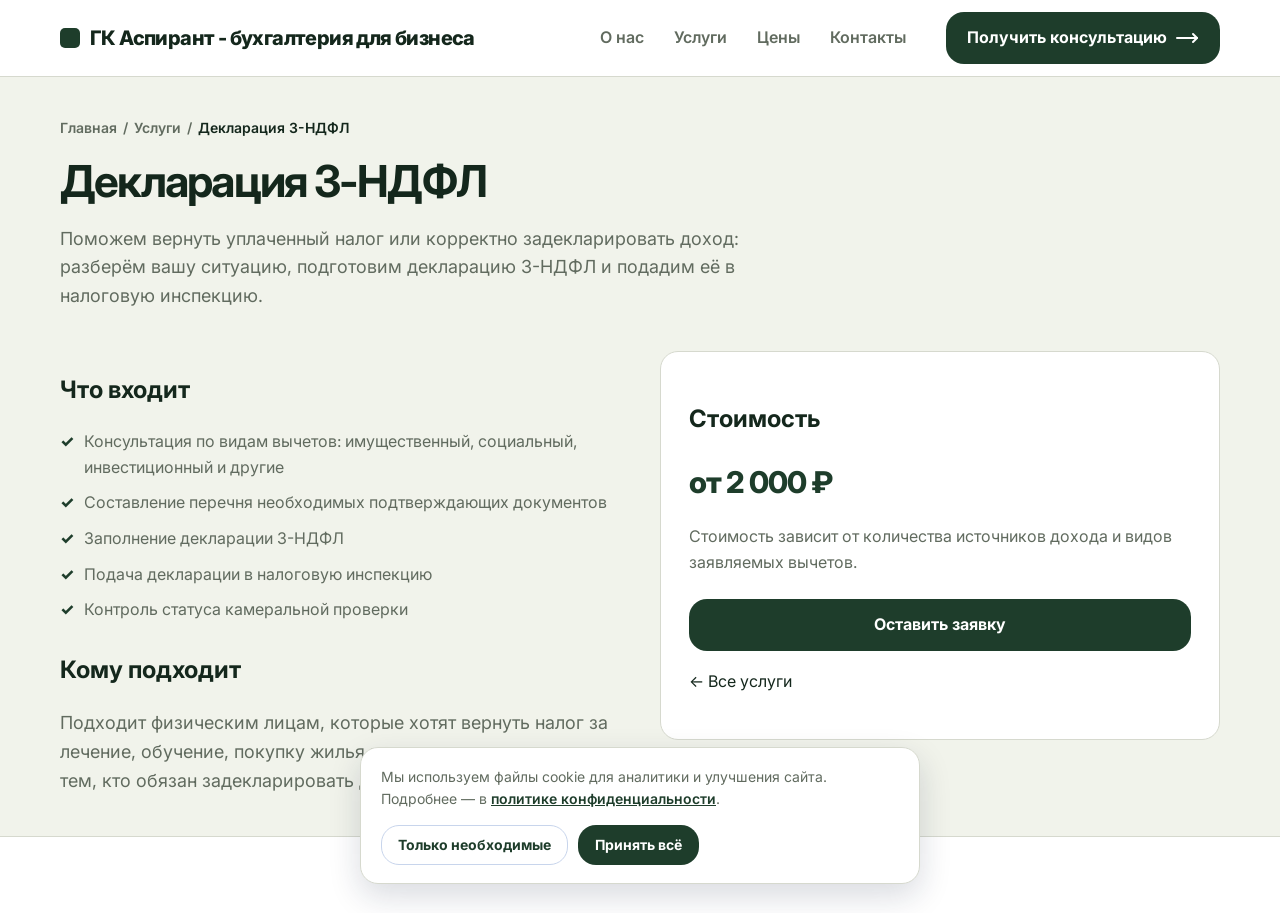
<file: uslugi/deklaraciya-3-ndfl/index.html>
<!doctype html>
<html lang="ru">
	<head>
		<meta charset="UTF-8" />
		<meta name="viewport" content="width=device-width, initial-scale=1.0" />
		<meta
			name="description"
			content="Заполнение и подача декларации 3-НДФЛ для получения налоговых вычетов и декларирования доходов физических лиц."
		/>
		<title>Заполнение декларации 3-НДФЛ — ГК Аспирант</title>
		<link rel="canonical" href="https://aspirant.msk.ru/uslugi/deklaraciya-3-ndfl/" />
		<link rel="preconnect" href="https://fonts.googleapis.com" />
		<link rel="preconnect" href="https://fonts.gstatic.com" crossorigin />
		<link
			href="https://fonts.googleapis.com/css2?family=Inter:wght@400;500;600;700;800&display=swap"
			rel="stylesheet"
		/>
		<link rel="icon" href="/images/icons/favicon.ico" sizes="32x32" />
		<link rel="icon" href="/images/icons/favicon.svg" type="image/svg+xml" />
		<link rel="apple-touch-icon" href="/images/icons/apple-touch-icon.png" />
		<link rel="icon" type="image/png" sizes="192x192" href="/images/icons/icon-192.png" />
		<link rel="icon" type="image/png" sizes="512x512" href="/images/icons/icon-512.png" />
		<link rel="stylesheet" href="/style.css" />
		<script type="application/ld+json">
			{
				"@context": "https://schema.org",
				"@type": "Service",
				"serviceType": "Декларация 3-НДФЛ",
				"name": "Декларация 3-НДФЛ",
				"description": "Заполнение и подача декларации 3-НДФЛ для получения налоговых вычетов и декларирования доходов физических лиц.",
				"url": "https://aspirant.msk.ru/uslugi/deklaraciya-3-ndfl/",
				"provider": {
					"@type": "AccountingService",
					"name": "ГК Аспирант",
					"url": "https://aspirant.msk.ru/",
					"telephone": ["+7-977-890-30-81", "+7-905-116-89-14"],
					"email": "info@aspirant.msk.ru"
				},
				"areaServed": [
					{ "@type": "City", "name": "Москва" },
					{ "@type": "City", "name": "Тула" }
				]
			}
		</script>
	</head>
	<body>
		<header class="site-header">
			<div class="container navbar">
				<a class="logo" href="/" aria-label="ГК Аспирант">
					<span class="logo-mark" aria-hidden="true"></span>
					<span class="logo-text">ГК Аспирант - бухгалтерия для бизнеса</span>
				</a>
				<nav class="nav-menu" id="navMenu" aria-label="Основная навигация">
					<ul class="nav-links">
						<li><a class="nav-link" href="/#about">О нас</a></li>
						<li><a class="nav-link" href="/#services">Услуги</a></li>
						<li><a class="nav-link" href="/#pricing">Цены</a></li>
						<li><a class="nav-link" href="/#contacts">Контакты</a></li>
					</ul>
					<a class="btn btn-primary" href="/#contacts"
						>Получить консультацию
						<svg
							xmlns="http://www.w3.org/2000/svg"
							width="24"
							height="24"
							viewBox="0 0 24 24"
							fill="none"
							stroke="currentColor"
							stroke-width="2"
							stroke-linecap="round"
							stroke-linejoin="round"
							class="lucide lucide-move-right-icon lucide-move-right"
						>
							<path d="M18 8L22 12L18 16" />
							<path d="M2 12H22" /></svg
					></a>
				</nav>
				<button
					class="hamburger"
					id="hamburger"
					type="button"
					aria-label="Открыть меню"
					aria-controls="navMenu"
					aria-expanded="false"
				>
					<span></span><span></span><span></span>
				</button>
			</div>
		</header>

		<main>
			<section class="fade-in" style="padding-top: 40px; padding-bottom: 40px">
				<div class="container">
					<nav class="breadcrumb" aria-label="Хлебные крошки">
						<a href="/">Главная</a> <span aria-hidden="true">/</span>
						<a href="/#services">Услуги</a> <span aria-hidden="true">/</span>
						<span>Декларация 3-НДФЛ</span>
					</nav>
					<div
						class="section-header"
						style="text-align: left; margin: 18px 0 40px; max-width: 760px"
					>
						<h1 class="section-title">Декларация 3-НДФЛ</h1>
						<p class="lead" style="text-align: left">
							Поможем вернуть уплаченный налог или корректно задекларировать доход:
							разберём вашу ситуацию, подготовим декларацию 3-НДФЛ и подадим её в
							налоговую инспекцию.
						</p>
					</div>
					<div class="contact-grid">
						<div>
							<h2>Что входит</h2>
							<ul class="check-list" style="margin-bottom: 28px">
								<li>
									Консультация по видам вычетов: имущественный, социальный,
									инвестиционный и другие
								</li>
								<li>Составление перечня необходимых подтверждающих документов</li>
								<li>Заполнение декларации 3-НДФЛ</li>
								<li>Подача декларации в налоговую инспекцию</li>
								<li>Контроль статуса камеральной проверки</li>
							</ul>
							<h2>Кому подходит</h2>
							<p class="lead" style="text-align: left; margin-bottom: 0">
								Подходит физическим лицам, которые хотят вернуть налог за лечение,
								обучение, покупку жилья или инвестиции, а также тем, кто обязан
								задекларировать доход.
							</p>
						</div>
						<div class="contact-card card-hover" style="padding: 28px">
							<h2>Стоимость</h2>
							<div class="price">от 2 000 ₽</div>
							<p class="muted" style="margin-bottom: 24px">
								Стоимость зависит от количества источников дохода и видов заявляемых
								вычетов.
							</p>
							<a class="btn btn-primary" href="/#contacts" style="width: 100%"
								>Оставить заявку</a
							>
							<p style="margin-top: 18px">
								<a href="/#services">← Все услуги</a>
							</p>
						</div>
					</div>
				</div>
			</section>
		</main>
		<footer class="site-footer">
			<div id="footer"></div>
		</footer>
		<div class="toast-container" id="toastContainer" aria-live="polite"></div>
		<div
			class="cookie-banner"
			id="cookieBanner"
			role="dialog"
			aria-label="Уведомление об использовании cookie"
		>
			<div class="cookie-banner-inner">
				<p>
					Мы используем файлы cookie для аналитики и улучшения сайта. Подробнее — в
					<a href="/documents/privacy-policy.pdf" target="_blank" rel="noopener"
						>политике конфиденциальности</a
					>.
				</p>
				<div class="cookie-banner-actions">
					<button class="btn btn-ghost" id="cookieDecline" type="button">
						Только необходимые
					</button>
					<button class="btn btn-primary" id="cookieAccept" type="button">
						Принять всё
					</button>
				</div>
			</div>
		</div>
		<script src="/script.js"></script>
	</body>
</html>
</file>
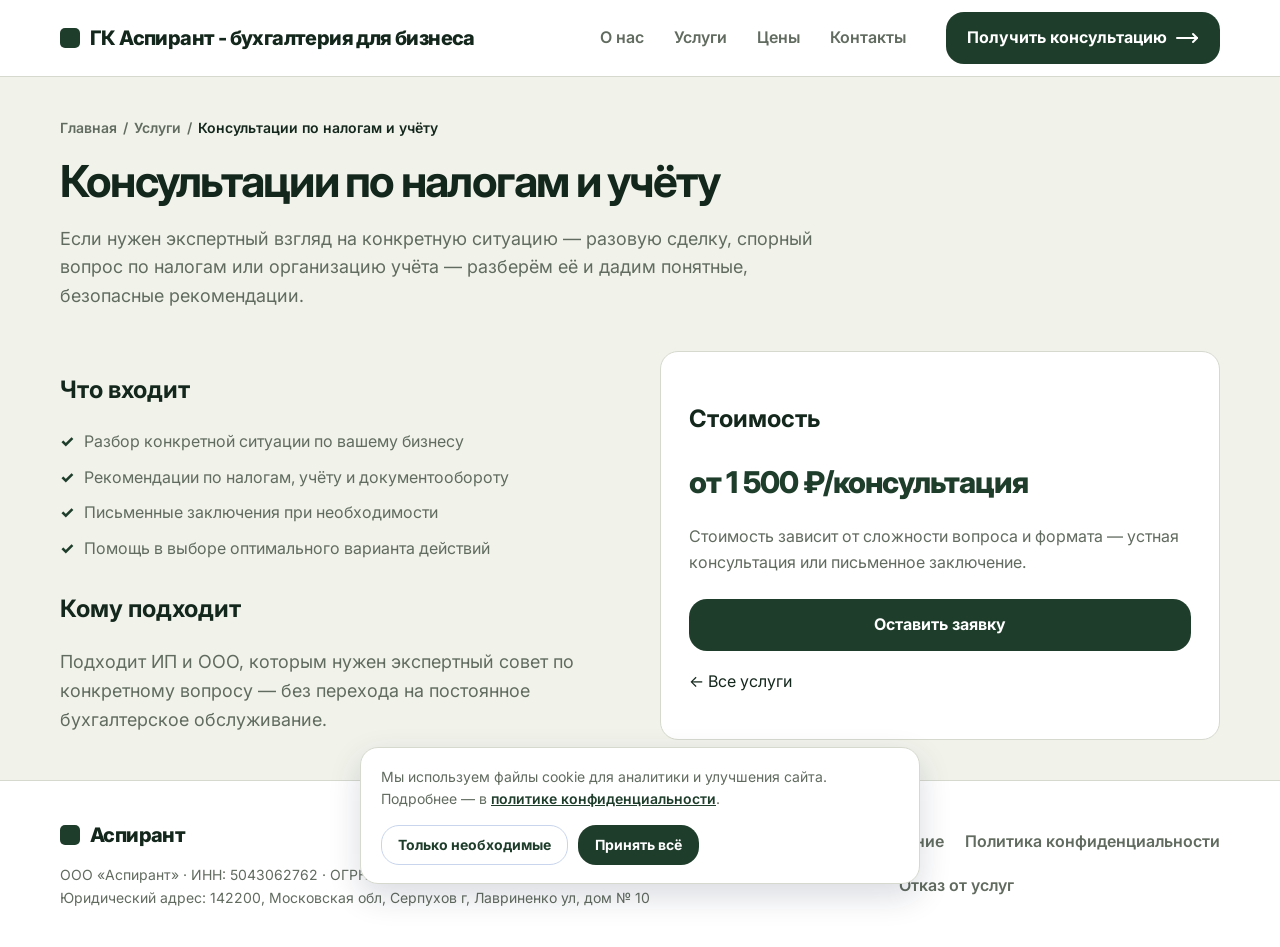
<file: uslugi/konsultacii/index.html>
<!doctype html>
<html lang="ru">
	<head>
		<meta charset="UTF-8" />
		<meta name="viewport" content="width=device-width, initial-scale=1.0" />
		<meta
			name="description"
			content="Устные и письменные консультации по налогам, бухгалтерскому учёту и документообороту для ИП и ООО."
		/>
		<title>Консультации по налогам и бухучёту — ГК Аспирант</title>
		<link rel="canonical" href="https://aspirant.msk.ru/uslugi/konsultacii/" />
		<link rel="preconnect" href="https://fonts.googleapis.com" />
		<link rel="preconnect" href="https://fonts.gstatic.com" crossorigin />
		<link
			href="https://fonts.googleapis.com/css2?family=Inter:wght@400;500;600;700;800&display=swap"
			rel="stylesheet"
		/>
		<link rel="icon" href="/images/icons/favicon.ico" sizes="32x32" />
		<link rel="icon" href="/images/icons/favicon.svg" type="image/svg+xml" />
		<link rel="apple-touch-icon" href="/images/icons/apple-touch-icon.png" />
		<link rel="icon" type="image/png" sizes="192x192" href="/images/icons/icon-192.png" />
		<link rel="icon" type="image/png" sizes="512x512" href="/images/icons/icon-512.png" />
		<link rel="stylesheet" href="/style.css" />
		<script type="application/ld+json">
			{
				"@context": "https://schema.org",
				"@type": "Service",
				"serviceType": "Консультации по налогам и учёту",
				"name": "Консультации по налогам и учёту",
				"description": "Устные и письменные консультации по налогам, бухгалтерскому учёту и документообороту для ИП и ООО.",
				"url": "https://aspirant.msk.ru/uslugi/konsultacii/",
				"provider": {
					"@type": "AccountingService",
					"name": "ГК Аспирант",
					"url": "https://aspirant.msk.ru/",
					"telephone": ["+7-977-890-30-81", "+7-905-116-89-14"],
					"email": "info@aspirant.msk.ru"
				},
				"areaServed": [
					{ "@type": "City", "name": "Москва" },
					{ "@type": "City", "name": "Тула" }
				]
			}
		</script>
	</head>
	<body>
		<header class="site-header">
			<div class="container navbar">
				<a class="logo" href="/" aria-label="ГК Аспирант">
					<span class="logo-mark" aria-hidden="true"></span>
					<span class="logo-text">ГК Аспирант - бухгалтерия для бизнеса</span>
				</a>
				<nav class="nav-menu" id="navMenu" aria-label="Основная навигация">
					<ul class="nav-links">
						<li><a class="nav-link" href="/#about">О нас</a></li>
						<li><a class="nav-link" href="/#services">Услуги</a></li>
						<li><a class="nav-link" href="/#pricing">Цены</a></li>
						<li><a class="nav-link" href="/#contacts">Контакты</a></li>
					</ul>
					<a class="btn btn-primary" href="/#contacts"
						>Получить консультацию
						<svg
							xmlns="http://www.w3.org/2000/svg"
							width="24"
							height="24"
							viewBox="0 0 24 24"
							fill="none"
							stroke="currentColor"
							stroke-width="2"
							stroke-linecap="round"
							stroke-linejoin="round"
							class="lucide lucide-move-right-icon lucide-move-right"
						>
							<path d="M18 8L22 12L18 16" />
							<path d="M2 12H22" /></svg
					></a>
				</nav>
				<button
					class="hamburger"
					id="hamburger"
					type="button"
					aria-label="Открыть меню"
					aria-controls="navMenu"
					aria-expanded="false"
				>
					<span></span><span></span><span></span>
				</button>
			</div>
		</header>

		<main>
			<section class="fade-in" style="padding-top: 40px; padding-bottom: 40px">
				<div class="container">
					<nav class="breadcrumb" aria-label="Хлебные крошки">
						<a href="/">Главная</a> <span aria-hidden="true">/</span>
						<a href="/#services">Услуги</a> <span aria-hidden="true">/</span>
						<span>Консультации по налогам и учёту</span>
					</nav>
					<div
						class="section-header"
						style="text-align: left; margin: 18px 0 40px; max-width: 760px"
					>
						<h1 class="section-title">Консультации по налогам и учёту</h1>
						<p class="lead" style="text-align: left">
							Если нужен экспертный взгляд на конкретную ситуацию — разовую сделку,
							спорный вопрос по налогам или организацию учёта — разберём её и дадим
							понятные, безопасные рекомендации.
						</p>
					</div>
					<div class="contact-grid">
						<div>
							<h2>Что входит</h2>
							<ul class="check-list" style="margin-bottom: 28px">
								<li>Разбор конкретной ситуации по вашему бизнесу</li>
								<li>Рекомендации по налогам, учёту и документообороту</li>
								<li>Письменные заключения при необходимости</li>
								<li>Помощь в выборе оптимального варианта действий</li>
							</ul>
							<h2>Кому подходит</h2>
							<p class="lead" style="text-align: left; margin-bottom: 0">
								Подходит ИП и ООО, которым нужен экспертный совет по конкретному
								вопросу — без перехода на постоянное бухгалтерское обслуживание.
							</p>
						</div>
						<div class="contact-card card-hover" style="padding: 28px">
							<h2>Стоимость</h2>
							<div class="price">от 1 500 ₽/консультация</div>
							<p class="muted" style="margin-bottom: 24px">
								Стоимость зависит от сложности вопроса и формата — устная
								консультация или письменное заключение.
							</p>
							<a class="btn btn-primary" href="/#contacts" style="width: 100%"
								>Оставить заявку</a
							>
							<p style="margin-top: 18px">
								<a href="/#services">← Все услуги</a>
							</p>
						</div>
					</div>
				</div>
			</section>
		</main>
		<footer class="site-footer">
			<div id="footer"></div>
		</footer>
		<div class="toast-container" id="toastContainer" aria-live="polite"></div>
		<div
			class="cookie-banner"
			id="cookieBanner"
			role="dialog"
			aria-label="Уведомление об использовании cookie"
		>
			<div class="cookie-banner-inner">
				<p>
					Мы используем файлы cookie для аналитики и улучшения сайта. Подробнее — в
					<a href="/documents/privacy-policy.pdf" target="_blank" rel="noopener"
						>политике конфиденциальности</a
					>.
				</p>
				<div class="cookie-banner-actions">
					<button class="btn btn-ghost" id="cookieDecline" type="button">
						Только необходимые
					</button>
					<button class="btn btn-primary" id="cookieAccept" type="button">
						Принять всё
					</button>
				</div>
			</div>
		</div>
		<script src="/script.js"></script>
		<script>
			fetch('/partials/footer.html')
				.then((res) => res.text())
				.then((html) => (document.getElementById('footer').innerHTML = html));
		</script>
	</body>
</html>
</file>
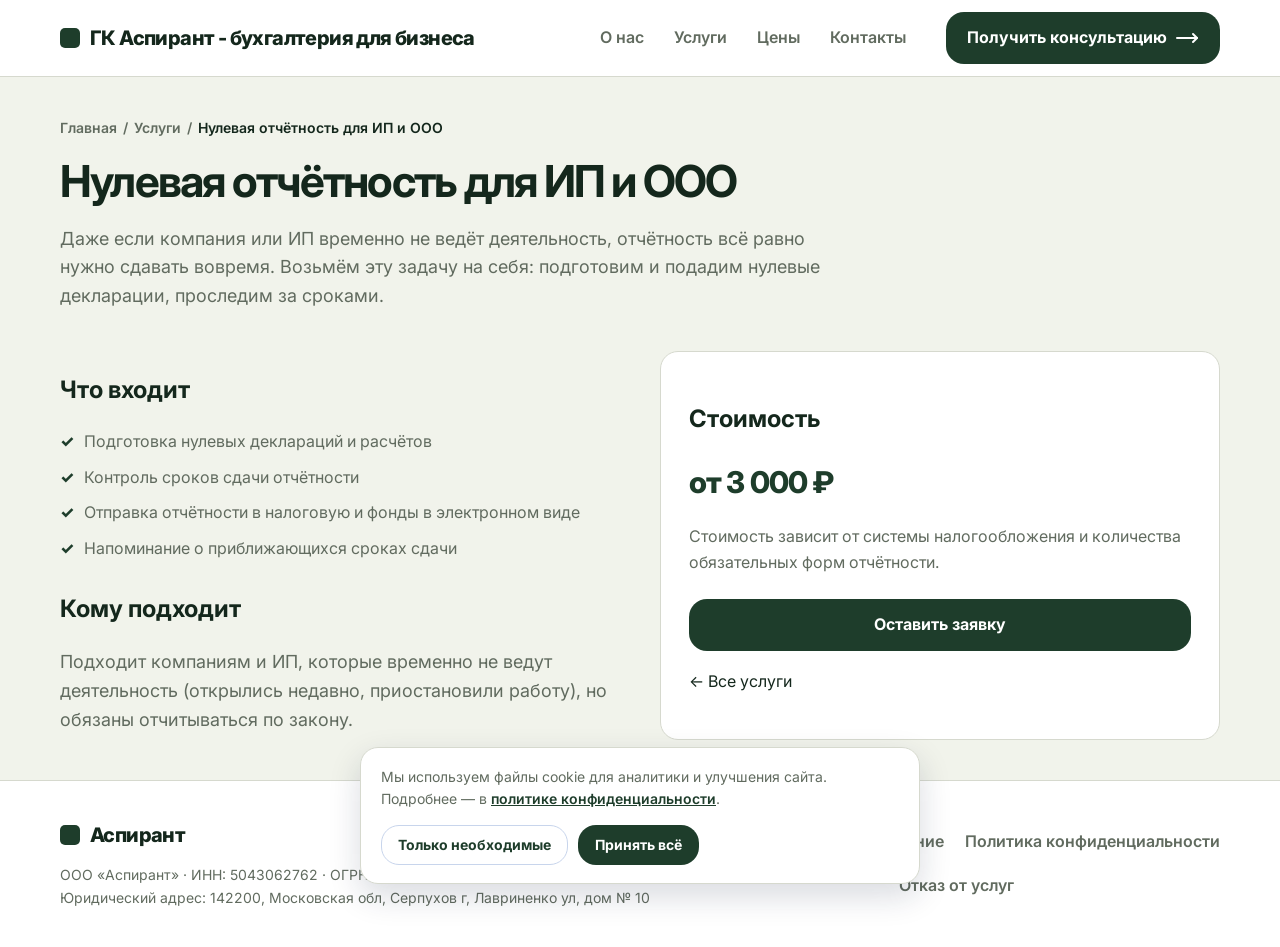
<file: uslugi/nulevaya-otchetnost/index.html>
<!doctype html>
<html lang="ru">
	<head>
		<meta charset="UTF-8" />
		<meta name="viewport" content="width=device-width, initial-scale=1.0" />
		<meta
			name="description"
			content="Подготовка и сдача нулевой отчётности для ИП и ООО без деятельности: контроль сроков, отсутствие штрафов за просрочку."
		/>
		<title>Нулевая отчётность для ИП и ООО — ГК Аспирант</title>
		<link rel="canonical" href="https://aspirant.msk.ru/uslugi/nulevaya-otchetnost/" />
		<link rel="preconnect" href="https://fonts.googleapis.com" />
		<link rel="preconnect" href="https://fonts.gstatic.com" crossorigin />
		<link
			href="https://fonts.googleapis.com/css2?family=Inter:wght@400;500;600;700;800&display=swap"
			rel="stylesheet"
		/>
		<link rel="icon" href="/images/icons/favicon.ico" sizes="32x32" />
		<link rel="icon" href="/images/icons/favicon.svg" type="image/svg+xml" />
		<link rel="apple-touch-icon" href="/images/icons/apple-touch-icon.png" />
		<link rel="icon" type="image/png" sizes="192x192" href="/images/icons/icon-192.png" />
		<link rel="icon" type="image/png" sizes="512x512" href="/images/icons/icon-512.png" />
		<link rel="stylesheet" href="/style.css" />
		<script type="application/ld+json">
			{
				"@context": "https://schema.org",
				"@type": "Service",
				"serviceType": "Нулевая отчётность для ИП и ООО",
				"name": "Нулевая отчётность для ИП и ООО",
				"description": "Подготовка и сдача нулевой отчётности для ИП и ООО без деятельности: контроль сроков, отсутствие штрафов за просрочку.",
				"url": "https://aspirant.msk.ru/uslugi/nulevaya-otchetnost/",
				"provider": {
					"@type": "AccountingService",
					"name": "ГК Аспирант",
					"url": "https://aspirant.msk.ru/",
					"telephone": ["+7-977-890-30-81", "+7-905-116-89-14"],
					"email": "info@aspirant.msk.ru"
				},
				"areaServed": [
					{ "@type": "City", "name": "Москва" },
					{ "@type": "City", "name": "Тула" }
				]
			}
		</script>
	</head>
	<body>
		<header class="site-header">
			<div class="container navbar">
				<a class="logo" href="/" aria-label="ГК Аспирант">
					<span class="logo-mark" aria-hidden="true"></span>
					<span class="logo-text">ГК Аспирант - бухгалтерия для бизнеса</span>
				</a>
				<nav class="nav-menu" id="navMenu" aria-label="Основная навигация">
					<ul class="nav-links">
						<li><a class="nav-link" href="/#about">О нас</a></li>
						<li><a class="nav-link" href="/#services">Услуги</a></li>
						<li><a class="nav-link" href="/#pricing">Цены</a></li>
						<li><a class="nav-link" href="/#contacts">Контакты</a></li>
					</ul>
					<a class="btn btn-primary" href="/#contacts"
						>Получить консультацию
						<svg
							xmlns="http://www.w3.org/2000/svg"
							width="24"
							height="24"
							viewBox="0 0 24 24"
							fill="none"
							stroke="currentColor"
							stroke-width="2"
							stroke-linecap="round"
							stroke-linejoin="round"
							class="lucide lucide-move-right-icon lucide-move-right"
						>
							<path d="M18 8L22 12L18 16" />
							<path d="M2 12H22" /></svg
					></a>
				</nav>
				<button
					class="hamburger"
					id="hamburger"
					type="button"
					aria-label="Открыть меню"
					aria-controls="navMenu"
					aria-expanded="false"
				>
					<span></span><span></span><span></span>
				</button>
			</div>
		</header>

		<main>
			<section class="fade-in" style="padding-top: 40px; padding-bottom: 40px">
				<div class="container">
					<nav class="breadcrumb" aria-label="Хлебные крошки">
						<a href="/">Главная</a> <span aria-hidden="true">/</span>
						<a href="/#services">Услуги</a> <span aria-hidden="true">/</span>
						<span>Нулевая отчётность для ИП и ООО</span>
					</nav>
					<div
						class="section-header"
						style="text-align: left; margin: 18px 0 40px; max-width: 760px"
					>
						<h1 class="section-title">Нулевая отчётность для ИП и ООО</h1>
						<p class="lead" style="text-align: left">
							Даже если компания или ИП временно не ведёт деятельность, отчётность всё
							равно нужно сдавать вовремя. Возьмём эту задачу на себя: подготовим и
							подадим нулевые декларации, проследим за сроками.
						</p>
					</div>
					<div class="contact-grid">
						<div>
							<h2>Что входит</h2>
							<ul class="check-list" style="margin-bottom: 28px">
								<li>Подготовка нулевых деклараций и расчётов</li>
								<li>Контроль сроков сдачи отчётности</li>
								<li>Отправка отчётности в налоговую и фонды в электронном виде</li>
								<li>Напоминание о приближающихся сроках сдачи</li>
							</ul>
							<h2>Кому подходит</h2>
							<p class="lead" style="text-align: left; margin-bottom: 0">
								Подходит компаниям и ИП, которые временно не ведут деятельность
								(открылись недавно, приостановили работу), но обязаны отчитываться
								по закону.
							</p>
						</div>
						<div class="contact-card card-hover" style="padding: 28px">
							<h2>Стоимость</h2>
							<div class="price">от 3 000 ₽</div>
							<p class="muted" style="margin-bottom: 24px">
								Стоимость зависит от системы налогообложения и количества
								обязательных форм отчётности.
							</p>
							<a class="btn btn-primary" href="/#contacts" style="width: 100%"
								>Оставить заявку</a
							>
							<p style="margin-top: 18px">
								<a href="/#services">← Все услуги</a>
							</p>
						</div>
					</div>
				</div>
			</section>
		</main>
		<footer class="site-footer">
			<div id="footer"></div>
		</footer>
		<div class="toast-container" id="toastContainer" aria-live="polite"></div>
		<div
			class="cookie-banner"
			id="cookieBanner"
			role="dialog"
			aria-label="Уведомление об использовании cookie"
		>
			<div class="cookie-banner-inner">
				<p>
					Мы используем файлы cookie для аналитики и улучшения сайта. Подробнее — в
					<a href="/documents/privacy-policy.pdf" target="_blank" rel="noopener"
						>политике конфиденциальности</a
					>.
				</p>
				<div class="cookie-banner-actions">
					<button class="btn btn-ghost" id="cookieDecline" type="button">
						Только необходимые
					</button>
					<button class="btn btn-primary" id="cookieAccept" type="button">
						Принять всё
					</button>
				</div>
			</div>
		</div>
		<script src="/script.js"></script>
		<script>
			fetch('/partials/footer.html')
				.then((res) => res.text())
				.then((html) => (document.getElementById('footer').innerHTML = html));
		</script>
	</body>
</html>
</file>
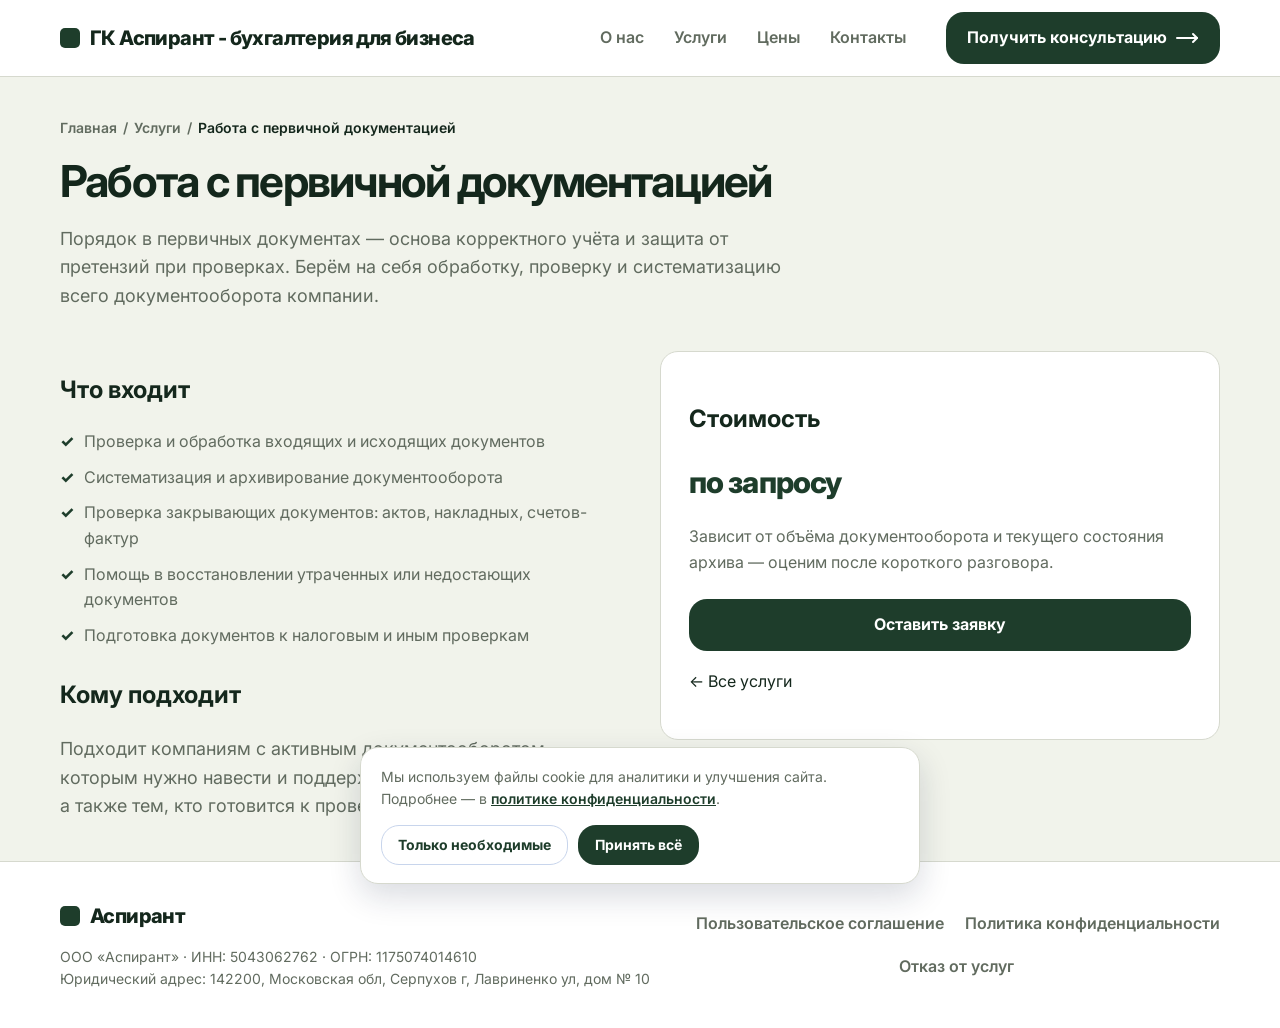
<file: uslugi/pervichnaya-dokumentaciya/index.html>
<!doctype html>
<html lang="ru">
	<head>
		<meta charset="UTF-8" />
		<meta name="viewport" content="width=device-width, initial-scale=1.0" />
		<meta
			name="description"
			content="Обработка, систематизация и хранение первичных документов: акты, накладные, счета-фактуры. Помощь в восстановлении недостающих документов."
		/>
		<title>Первичная документация: обработка и хранение — ГК Аспирант</title>
		<link rel="canonical" href="https://aspirant.msk.ru/uslugi/pervichnaya-dokumentaciya/" />
		<link rel="preconnect" href="https://fonts.googleapis.com" />
		<link rel="preconnect" href="https://fonts.gstatic.com" crossorigin />
		<link
			href="https://fonts.googleapis.com/css2?family=Inter:wght@400;500;600;700;800&display=swap"
			rel="stylesheet"
		/>
		<link rel="icon" href="/images/icons/favicon.ico" sizes="32x32" />
		<link rel="icon" href="/images/icons/favicon.svg" type="image/svg+xml" />
		<link rel="apple-touch-icon" href="/images/icons/apple-touch-icon.png" />
		<link rel="icon" type="image/png" sizes="192x192" href="/images/icons/icon-192.png" />
		<link rel="icon" type="image/png" sizes="512x512" href="/images/icons/icon-512.png" />
		<link rel="stylesheet" href="/style.css" />
		<script type="application/ld+json">
			{
				"@context": "https://schema.org",
				"@type": "Service",
				"serviceType": "Работа с первичной документацией",
				"name": "Работа с первичной документацией",
				"description": "Обработка, систематизация и хранение первичных документов: акты, накладные, счета-фактуры. Помощь в восстановлении недостающих документов.",
				"url": "https://aspirant.msk.ru/uslugi/pervichnaya-dokumentaciya/",
				"provider": {
					"@type": "AccountingService",
					"name": "ГК Аспирант",
					"url": "https://aspirant.msk.ru/",
					"telephone": ["+7-977-890-30-81", "+7-905-116-89-14"],
					"email": "info@aspirant.msk.ru"
				},
				"areaServed": [
					{ "@type": "City", "name": "Москва" },
					{ "@type": "City", "name": "Тула" }
				]
			}
		</script>
	</head>
	<body>
		<header class="site-header">
			<div class="container navbar">
				<a class="logo" href="/" aria-label="ГК Аспирант">
					<span class="logo-mark" aria-hidden="true"></span>
					<span class="logo-text">ГК Аспирант - бухгалтерия для бизнеса</span>
				</a>
				<nav class="nav-menu" id="navMenu" aria-label="Основная навигация">
					<ul class="nav-links">
						<li><a class="nav-link" href="/#about">О нас</a></li>
						<li><a class="nav-link" href="/#services">Услуги</a></li>
						<li><a class="nav-link" href="/#pricing">Цены</a></li>
						<li><a class="nav-link" href="/#contacts">Контакты</a></li>
					</ul>
					<a class="btn btn-primary" href="/#contacts"
						>Получить консультацию
						<svg
							xmlns="http://www.w3.org/2000/svg"
							width="24"
							height="24"
							viewBox="0 0 24 24"
							fill="none"
							stroke="currentColor"
							stroke-width="2"
							stroke-linecap="round"
							stroke-linejoin="round"
							class="lucide lucide-move-right-icon lucide-move-right"
						>
							<path d="M18 8L22 12L18 16" />
							<path d="M2 12H22" /></svg
					></a>
				</nav>
				<button
					class="hamburger"
					id="hamburger"
					type="button"
					aria-label="Открыть меню"
					aria-controls="navMenu"
					aria-expanded="false"
				>
					<span></span><span></span><span></span>
				</button>
			</div>
		</header>

		<main>
			<section class="fade-in" style="padding-top: 40px; padding-bottom: 40px">
				<div class="container">
					<nav class="breadcrumb" aria-label="Хлебные крошки">
						<a href="/">Главная</a> <span aria-hidden="true">/</span>
						<a href="/#services">Услуги</a> <span aria-hidden="true">/</span>
						<span>Работа с первичной документацией</span>
					</nav>
					<div
						class="section-header"
						style="text-align: left; margin: 18px 0 40px; max-width: 760px"
					>
						<h1 class="section-title">Работа с первичной документацией</h1>
						<p class="lead" style="text-align: left">
							Порядок в первичных документах — основа корректного учёта и защита от
							претензий при проверках. Берём на себя обработку, проверку и
							систематизацию всего документооборота компании.
						</p>
					</div>
					<div class="contact-grid">
						<div>
							<h2>Что входит</h2>
							<ul class="check-list" style="margin-bottom: 28px">
								<li>Проверка и обработка входящих и исходящих документов</li>
								<li>Систематизация и архивирование документооборота</li>
								<li>
									Проверка закрывающих документов: актов, накладных, счетов-фактур
								</li>
								<li>
									Помощь в восстановлении утраченных или недостающих документов
								</li>
								<li>Подготовка документов к налоговым и иным проверкам</li>
							</ul>
							<h2>Кому подходит</h2>
							<p class="lead" style="text-align: left; margin-bottom: 0">
								Подходит компаниям с активным документооборотом, которым нужно
								навести и поддерживать порядок в первичке, а также тем, кто
								готовится к проверке.
							</p>
						</div>
						<div class="contact-card card-hover" style="padding: 28px">
							<h2>Стоимость</h2>
							<div class="price">по запросу</div>
							<p class="muted" style="margin-bottom: 24px">
								Зависит от объёма документооборота и текущего состояния архива —
								оценим после короткого разговора.
							</p>
							<a class="btn btn-primary" href="/#contacts" style="width: 100%"
								>Оставить заявку</a
							>
							<p style="margin-top: 18px">
								<a href="/#services">← Все услуги</a>
							</p>
						</div>
					</div>
				</div>
			</section>
		</main>
		<footer class="site-footer">
			<div id="footer"></div>
		</footer>
		<div class="toast-container" id="toastContainer" aria-live="polite"></div>
		<div
			class="cookie-banner"
			id="cookieBanner"
			role="dialog"
			aria-label="Уведомление об использовании cookie"
		>
			<div class="cookie-banner-inner">
				<p>
					Мы используем файлы cookie для аналитики и улучшения сайта. Подробнее — в
					<a href="/documents/privacy-policy.pdf" target="_blank" rel="noopener"
						>политике конфиденциальности</a
					>.
				</p>
				<div class="cookie-banner-actions">
					<button class="btn btn-ghost" id="cookieDecline" type="button">
						Только необходимые
					</button>
					<button class="btn btn-primary" id="cookieAccept" type="button">
						Принять всё
					</button>
				</div>
			</div>
		</div>
		<script src="/script.js"></script>
		<script>
			fetch('/partials/footer.html')
				.then((res) => res.text())
				.then((html) => (document.getElementById('footer').innerHTML = html));
		</script>
	</body>
</html>
</file>
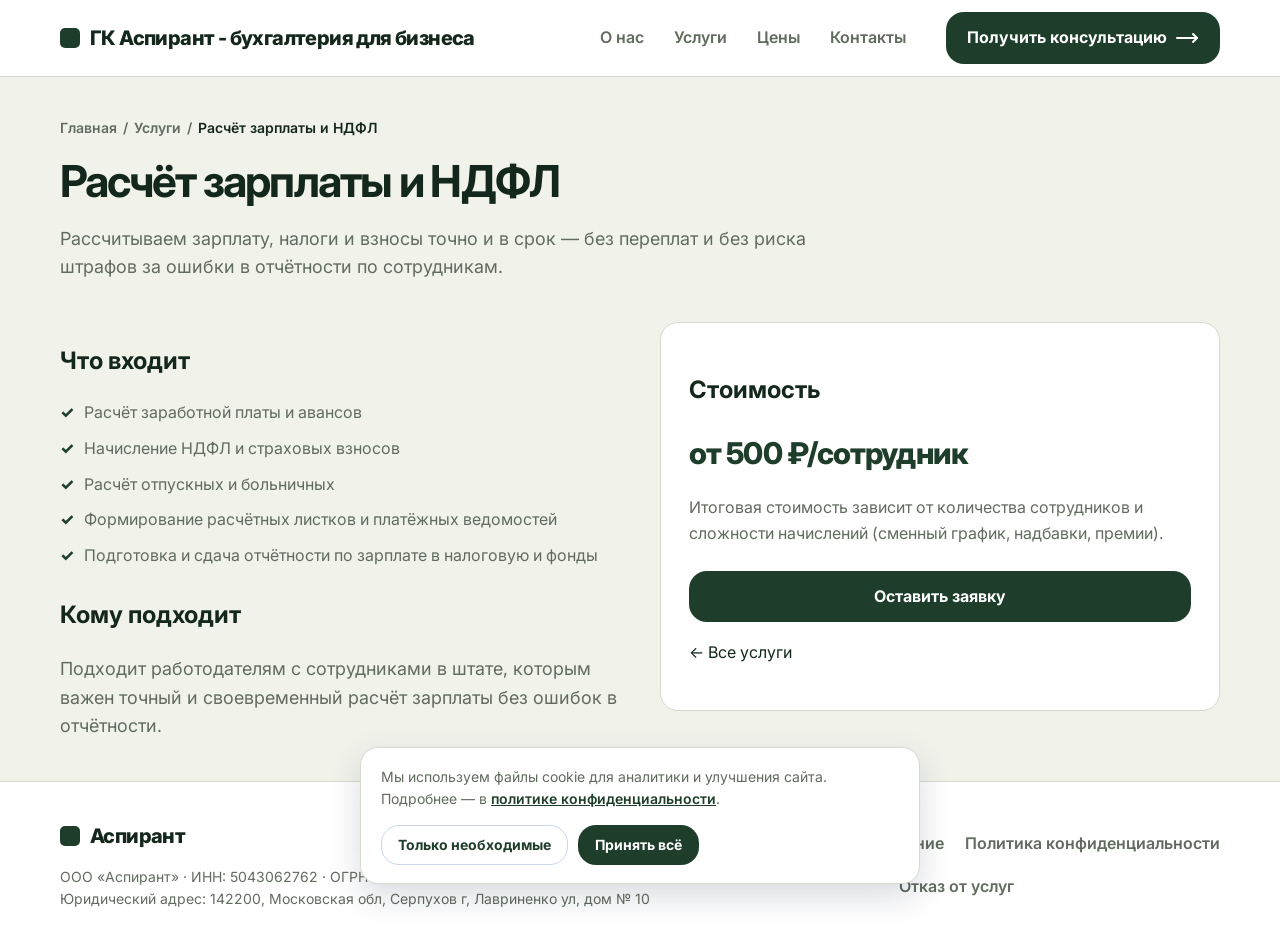
<file: uslugi/raschet-zarplaty-ndfl/index.html>
<!doctype html>
<html lang="ru">
	<head>
		<meta charset="UTF-8" />
		<meta name="viewport" content="width=device-width, initial-scale=1.0" />
		<meta
			name="description"
			content="Расчёт заработной платы, НДФЛ и страховых взносов для сотрудников: отпускные, больничные, расчётные листки, отчётность по зарплате."
		/>
		<title>Расчёт зарплаты и НДФЛ для сотрудников — ГК Аспирант</title>
		<link rel="canonical" href="https://aspirant.msk.ru/uslugi/raschet-zarplaty-ndfl/" />
		<link rel="preconnect" href="https://fonts.googleapis.com" />
		<link rel="preconnect" href="https://fonts.gstatic.com" crossorigin />
		<link
			href="https://fonts.googleapis.com/css2?family=Inter:wght@400;500;600;700;800&display=swap"
			rel="stylesheet"
		/>
		<link rel="icon" href="/images/icons/favicon.ico" sizes="32x32" />
		<link rel="icon" href="/images/icons/favicon.svg" type="image/svg+xml" />
		<link rel="apple-touch-icon" href="/images/icons/apple-touch-icon.png" />
		<link rel="icon" type="image/png" sizes="192x192" href="/images/icons/icon-192.png" />
		<link rel="icon" type="image/png" sizes="512x512" href="/images/icons/icon-512.png" />
		<link rel="stylesheet" href="/style.css" />
		<script type="application/ld+json">
			{
				"@context": "https://schema.org",
				"@type": "Service",
				"serviceType": "Расчёт зарплаты и НДФЛ",
				"name": "Расчёт зарплаты и НДФЛ",
				"description": "Расчёт заработной платы, НДФЛ и страховых взносов для сотрудников: отпускные, больничные, расчётные листки, отчётность по зарплате.",
				"url": "https://aspirant.msk.ru/uslugi/raschet-zarplaty-ndfl/",
				"provider": {
					"@type": "AccountingService",
					"name": "ГК Аспирант",
					"url": "https://aspirant.msk.ru/",
					"telephone": ["+7-977-890-30-81", "+7-905-116-89-14"],
					"email": "info@aspirant.msk.ru"
				},
				"areaServed": [
					{ "@type": "City", "name": "Москва" },
					{ "@type": "City", "name": "Тула" }
				]
			}
		</script>
	</head>
	<body>
		<header class="site-header">
			<div class="container navbar">
				<a class="logo" href="/" aria-label="ГК Аспирант">
					<span class="logo-mark" aria-hidden="true"></span>
					<span class="logo-text">ГК Аспирант - бухгалтерия для бизнеса</span>
				</a>
				<nav class="nav-menu" id="navMenu" aria-label="Основная навигация">
					<ul class="nav-links">
						<li><a class="nav-link" href="/#about">О нас</a></li>
						<li><a class="nav-link" href="/#services">Услуги</a></li>
						<li><a class="nav-link" href="/#pricing">Цены</a></li>
						<li><a class="nav-link" href="/#contacts">Контакты</a></li>
					</ul>
					<a class="btn btn-primary" href="/#contacts"
						>Получить консультацию
						<svg
							xmlns="http://www.w3.org/2000/svg"
							width="24"
							height="24"
							viewBox="0 0 24 24"
							fill="none"
							stroke="currentColor"
							stroke-width="2"
							stroke-linecap="round"
							stroke-linejoin="round"
							class="lucide lucide-move-right-icon lucide-move-right"
						>
							<path d="M18 8L22 12L18 16" />
							<path d="M2 12H22" /></svg
					></a>
				</nav>
				<button
					class="hamburger"
					id="hamburger"
					type="button"
					aria-label="Открыть меню"
					aria-controls="navMenu"
					aria-expanded="false"
				>
					<span></span><span></span><span></span>
				</button>
			</div>
		</header>

		<main>
			<section class="fade-in" style="padding-top: 40px; padding-bottom: 40px">
				<div class="container">
					<nav class="breadcrumb" aria-label="Хлебные крошки">
						<a href="/">Главная</a> <span aria-hidden="true">/</span>
						<a href="/#services">Услуги</a> <span aria-hidden="true">/</span>
						<span>Расчёт зарплаты и НДФЛ</span>
					</nav>
					<div
						class="section-header"
						style="text-align: left; margin: 18px 0 40px; max-width: 760px"
					>
						<h1 class="section-title">Расчёт зарплаты и НДФЛ</h1>
						<p class="lead" style="text-align: left">
							Рассчитываем зарплату, налоги и взносы точно и в срок — без переплат и
							без риска штрафов за ошибки в отчётности по сотрудникам.
						</p>
					</div>
					<div class="contact-grid">
						<div>
							<h2>Что входит</h2>
							<ul class="check-list" style="margin-bottom: 28px">
								<li>Расчёт заработной платы и авансов</li>
								<li>Начисление НДФЛ и страховых взносов</li>
								<li>Расчёт отпускных и больничных</li>
								<li>Формирование расчётных листков и платёжных ведомостей</li>
								<li>
									Подготовка и сдача отчётности по зарплате в налоговую и фонды
								</li>
							</ul>
							<h2>Кому подходит</h2>
							<p class="lead" style="text-align: left; margin-bottom: 0">
								Подходит работодателям с сотрудниками в штате, которым важен точный
								и своевременный расчёт зарплаты без ошибок в отчётности.
							</p>
						</div>
						<div class="contact-card card-hover" style="padding: 28px">
							<h2>Стоимость</h2>
							<div class="price">от 500 ₽/сотрудник</div>
							<p class="muted" style="margin-bottom: 24px">
								Итоговая стоимость зависит от количества сотрудников и сложности
								начислений (сменный график, надбавки, премии).
							</p>
							<a class="btn btn-primary" href="/#contacts" style="width: 100%"
								>Оставить заявку</a
							>
							<p style="margin-top: 18px">
								<a href="/#services">← Все услуги</a>
							</p>
						</div>
					</div>
				</div>
			</section>
		</main>
		<footer class="site-footer">
			<div id="footer"></div>
		</footer>
		<div class="toast-container" id="toastContainer" aria-live="polite"></div>
		<div
			class="cookie-banner"
			id="cookieBanner"
			role="dialog"
			aria-label="Уведомление об использовании cookie"
		>
			<div class="cookie-banner-inner">
				<p>
					Мы используем файлы cookie для аналитики и улучшения сайта. Подробнее — в
					<a href="/documents/privacy-policy.pdf" target="_blank" rel="noopener"
						>политике конфиденциальности</a
					>.
				</p>
				<div class="cookie-banner-actions">
					<button class="btn btn-ghost" id="cookieDecline" type="button">
						Только необходимые
					</button>
					<button class="btn btn-primary" id="cookieAccept" type="button">
						Принять всё
					</button>
				</div>
			</div>
		</div>
		<script src="/script.js"></script>
		<script>
			fetch('/partials/footer.html')
				.then((res) => res.text())
				.then((html) => (document.getElementById('footer').innerHTML = html));
		</script>
	</body>
</html>
</file>
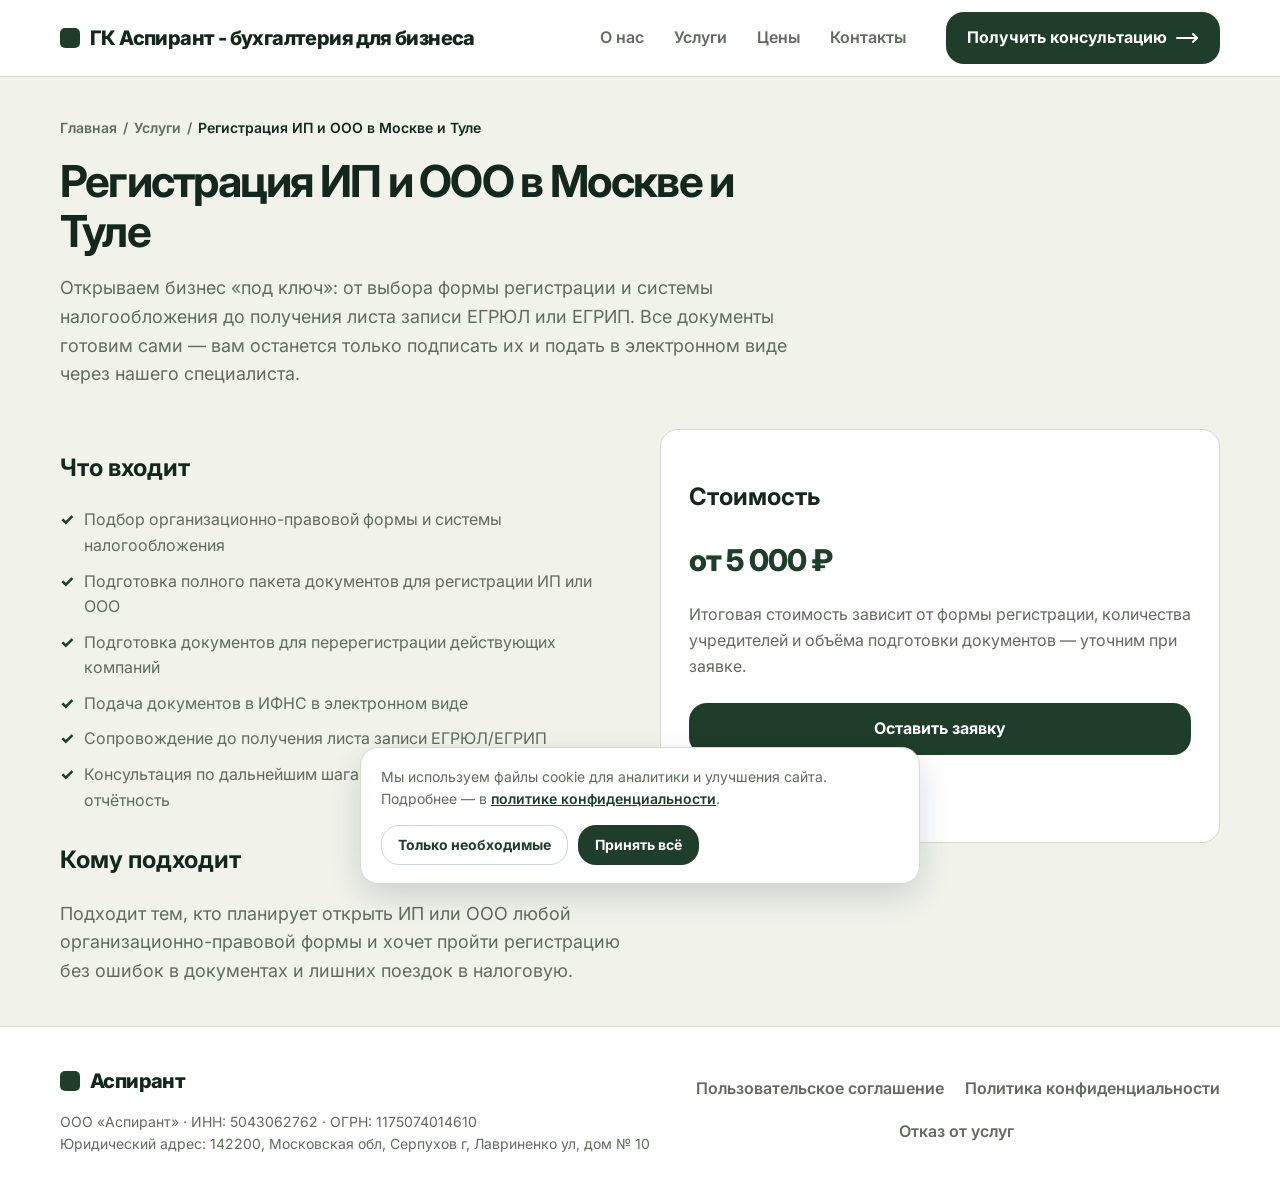
<file: uslugi/registraciya-ip-ooo/index.html>
<!doctype html>
<html lang="ru">
	<head>
		<meta charset="UTF-8" />
		<meta name="viewport" content="width=device-width, initial-scale=1.0" />
		<meta
			name="description"
			content="Регистрация ИП и ООО без похода в ИФНС: подберём систему налогообложения, подготовим документы и сопроводим до получения выписки из ЕГРЮЛ/ЕГРИП. Москва и Тула."
		/>
		<title>Регистрация ИП и ООО «под ключ» — ГК Аспирант</title>
		<link rel="canonical" href="https://aspirant.msk.ru/uslugi/registraciya-ip-ooo/" />
		<link rel="preconnect" href="https://fonts.googleapis.com" />
		<link rel="preconnect" href="https://fonts.gstatic.com" crossorigin />
		<link
			href="https://fonts.googleapis.com/css2?family=Inter:wght@400;500;600;700;800&display=swap"
			rel="stylesheet"
		/>
		<link rel="icon" href="/images/icons/favicon.ico" sizes="32x32" />
		<link rel="icon" href="/images/icons/favicon.svg" type="image/svg+xml" />
		<link rel="apple-touch-icon" href="/images/icons/apple-touch-icon.png" />
		<link rel="icon" type="image/png" sizes="192x192" href="/images/icons/icon-192.png" />
		<link rel="icon" type="image/png" sizes="512x512" href="/images/icons/icon-512.png" />
		<link rel="stylesheet" href="/style.css" />
		<script type="application/ld+json">
			{
				"@context": "https://schema.org",
				"@type": "Service",
				"serviceType": "Регистрация ИП и ООО в Москве и Туле",
				"name": "Регистрация ИП и ООО в Москве и Туле",
				"description": "Регистрация ИП и ООО без похода в ИФНС: подберём систему налогообложения, подготовим документы и сопроводим до получения выписки из ЕГРЮЛ/ЕГРИП. Москва и Тула.",
				"url": "https://aspirant.msk.ru/uslugi/registraciya-ip-ooo/",
				"provider": {
					"@type": "AccountingService",
					"name": "ГК Аспирант",
					"url": "https://aspirant.msk.ru/",
					"telephone": ["+7-977-890-30-81", "+7-905-116-89-14"],
					"email": "info@aspirant.msk.ru"
				},
				"areaServed": [
					{ "@type": "City", "name": "Москва" },
					{ "@type": "City", "name": "Тула" }
				]
			}
		</script>
	</head>
	<body>
		<header class="site-header">
			<div class="container navbar">
				<a class="logo" href="/" aria-label="ГК Аспирант">
					<span class="logo-mark" aria-hidden="true"></span>
					<span class="logo-text">ГК Аспирант - бухгалтерия для бизнеса</span>
				</a>
				<nav class="nav-menu" id="navMenu" aria-label="Основная навигация">
					<ul class="nav-links">
						<li><a class="nav-link" href="/#about">О нас</a></li>
						<li><a class="nav-link" href="/#services">Услуги</a></li>
						<li><a class="nav-link" href="/#pricing">Цены</a></li>
						<li><a class="nav-link" href="/#contacts">Контакты</a></li>
					</ul>
					<a class="btn btn-primary" href="/#contacts"
						>Получить консультацию
						<svg
							xmlns="http://www.w3.org/2000/svg"
							width="24"
							height="24"
							viewBox="0 0 24 24"
							fill="none"
							stroke="currentColor"
							stroke-width="2"
							stroke-linecap="round"
							stroke-linejoin="round"
							class="lucide lucide-move-right-icon lucide-move-right"
						>
							<path d="M18 8L22 12L18 16" />
							<path d="M2 12H22" /></svg
					></a>
				</nav>
				<button
					class="hamburger"
					id="hamburger"
					type="button"
					aria-label="Открыть меню"
					aria-controls="navMenu"
					aria-expanded="false"
				>
					<span></span><span></span><span></span>
				</button>
			</div>
		</header>

		<main>
			<section class="fade-in" style="padding-top: 40px; padding-bottom: 40px">
				<div class="container">
					<nav class="breadcrumb" aria-label="Хлебные крошки">
						<a href="/">Главная</a> <span aria-hidden="true">/</span>
						<a href="/#services">Услуги</a> <span aria-hidden="true">/</span>
						<span>Регистрация ИП и ООО в Москве и Туле</span>
					</nav>
					<div
						class="section-header"
						style="text-align: left; margin: 18px 0 40px; max-width: 760px"
					>
						<h1 class="section-title">Регистрация ИП и ООО в Москве и Туле</h1>
						<p class="lead" style="text-align: left">
							Открываем бизнес «под ключ»: от выбора формы регистрации и системы
							налогообложения до получения листа записи ЕГРЮЛ или ЕГРИП. Все документы
							готовим сами — вам останется только подписать их и подать в электронном
							виде через нашего специалиста.
						</p>
					</div>
					<div class="contact-grid">
						<div>
							<h2>Что входит</h2>
							<ul class="check-list" style="margin-bottom: 28px">
								<li>
									Подбор организационно-правовой формы и системы налогообложения
								</li>
								<li>
									Подготовка полного пакета документов для регистрации ИП или ООО
								</li>
								<li>
									Подготовка документов для перерегистрации действующих компаний
								</li>
								<li>Подача документов в ИФНС в электронном виде</li>
								<li>Сопровождение до получения листа записи ЕГРЮЛ/ЕГРИП</li>
								<li>
									Консультация по дальнейшим шагам: расчётный счёт, касса, первая
									отчётность
								</li>
							</ul>
							<h2>Кому подходит</h2>
							<p class="lead" style="text-align: left; margin-bottom: 0">
								Подходит тем, кто планирует открыть ИП или ООО любой
								организационно-правовой формы и хочет пройти регистрацию без ошибок
								в документах и лишних поездок в налоговую.
							</p>
						</div>
						<div class="contact-card card-hover" style="padding: 28px">
							<h2>Стоимость</h2>
							<div class="price">от 5 000 ₽</div>
							<p class="muted" style="margin-bottom: 24px">
								Итоговая стоимость зависит от формы регистрации, количества
								учредителей и объёма подготовки документов — уточним при заявке.
							</p>
							<a class="btn btn-primary" href="/#contacts" style="width: 100%"
								>Оставить заявку</a
							>
							<p style="margin-top: 18px">
								<a href="/#services">← Все услуги</a>
							</p>
						</div>
					</div>
				</div>
			</section>
		</main>
		<footer class="site-footer">
			<div id="footer"></div>
		</footer>
		<div class="toast-container" id="toastContainer" aria-live="polite"></div>
		<div
			class="cookie-banner"
			id="cookieBanner"
			role="dialog"
			aria-label="Уведомление об использовании cookie"
		>
			<div class="cookie-banner-inner">
				<p>
					Мы используем файлы cookie для аналитики и улучшения сайта. Подробнее — в
					<a href="/documents/privacy-policy.pdf" target="_blank" rel="noopener"
						>политике конфиденциальности</a
					>.
				</p>
				<div class="cookie-banner-actions">
					<button class="btn btn-ghost" id="cookieDecline" type="button">
						Только необходимые
					</button>
					<button class="btn btn-primary" id="cookieAccept" type="button">
						Принять всё
					</button>
				</div>
			</div>
		</div>
		<script src="/script.js"></script>
		<script>
			fetch('/partials/footer.html')
				.then((res) => res.text())
				.then((html) => (document.getElementById('footer').innerHTML = html));
		</script>
	</body>
</html>
</file>
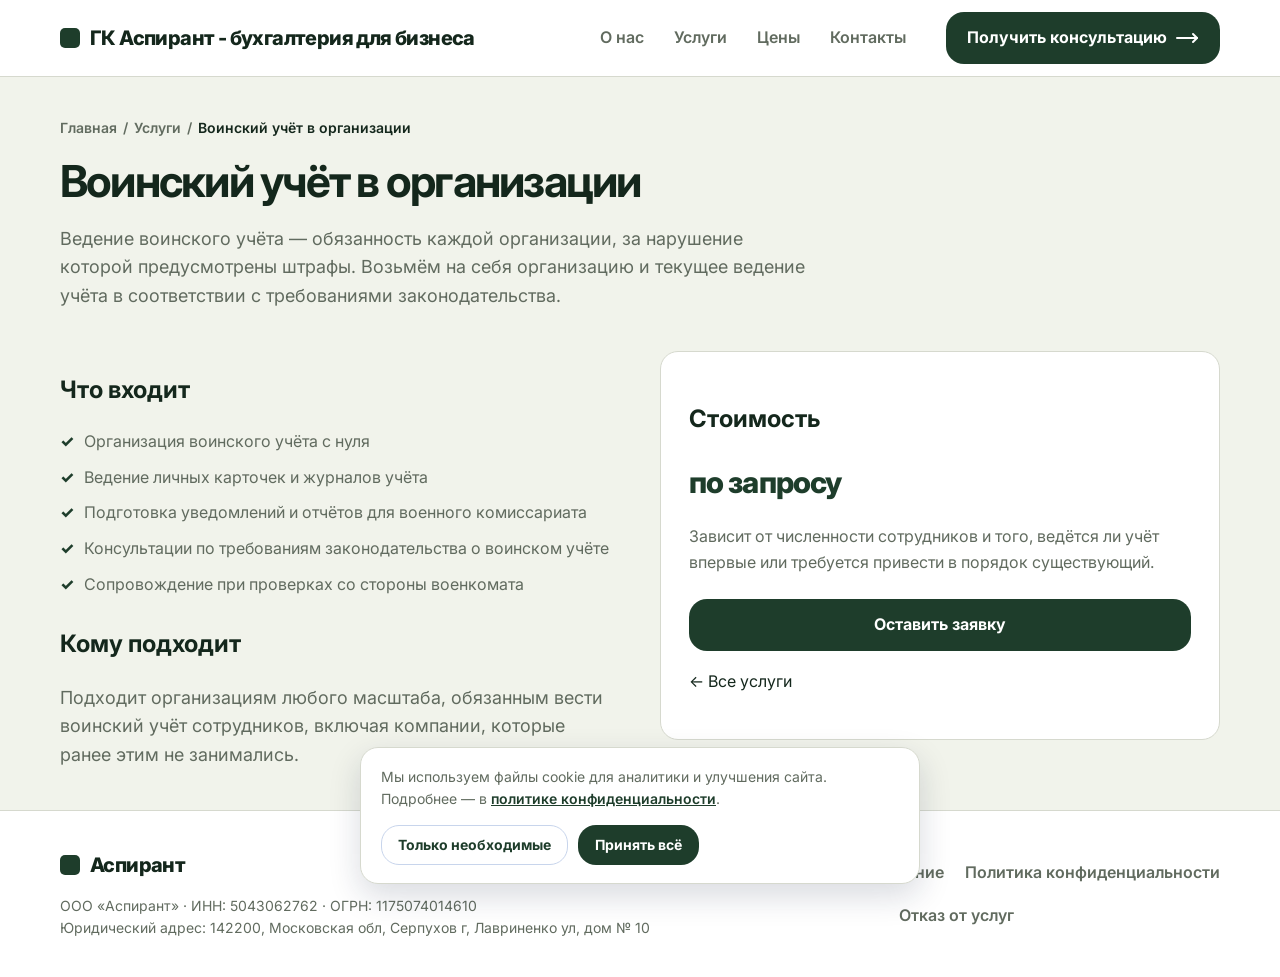
<file: uslugi/voinskiy-uchet/index.html>
<!doctype html>
<html lang="ru">
	<head>
		<meta charset="UTF-8" />
		<meta name="viewport" content="width=device-width, initial-scale=1.0" />
		<meta
			name="description"
			content="Организация и ведение воинского учёта сотрудников в организации: документы, журналы, взаимодействие с военкоматом."
		/>
		<title>Ведение воинского учёта сотрудников — ГК Аспирант</title>
		<link rel="canonical" href="https://aspirant.msk.ru/uslugi/voinskiy-uchet/" />
		<link rel="preconnect" href="https://fonts.googleapis.com" />
		<link rel="preconnect" href="https://fonts.gstatic.com" crossorigin />
		<link
			href="https://fonts.googleapis.com/css2?family=Inter:wght@400;500;600;700;800&display=swap"
			rel="stylesheet"
		/>
		<link rel="icon" href="/images/icons/favicon.ico" sizes="32x32" />
		<link rel="icon" href="/images/icons/favicon.svg" type="image/svg+xml" />
		<link rel="apple-touch-icon" href="/images/icons/apple-touch-icon.png" />
		<link rel="icon" type="image/png" sizes="192x192" href="/images/icons/icon-192.png" />
		<link rel="icon" type="image/png" sizes="512x512" href="/images/icons/icon-512.png" />
		<link rel="stylesheet" href="/style.css" />
		<script type="application/ld+json">
			{
				"@context": "https://schema.org",
				"@type": "Service",
				"serviceType": "Воинский учёт в организации",
				"name": "Воинский учёт в организации",
				"description": "Организация и ведение воинского учёта сотрудников в организации: документы, журналы, взаимодействие с военкоматом.",
				"url": "https://aspirant.msk.ru/uslugi/voinskiy-uchet/",
				"provider": {
					"@type": "AccountingService",
					"name": "ГК Аспирант",
					"url": "https://aspirant.msk.ru/",
					"telephone": ["+7-977-890-30-81", "+7-905-116-89-14"],
					"email": "info@aspirant.msk.ru"
				},
				"areaServed": [
					{ "@type": "City", "name": "Москва" },
					{ "@type": "City", "name": "Тула" }
				]
			}
		</script>
	</head>
	<body>
		<header class="site-header">
			<div class="container navbar">
				<a class="logo" href="/" aria-label="ГК Аспирант">
					<span class="logo-mark" aria-hidden="true"></span>
					<span class="logo-text">ГК Аспирант - бухгалтерия для бизнеса</span>
				</a>
				<nav class="nav-menu" id="navMenu" aria-label="Основная навигация">
					<ul class="nav-links">
						<li><a class="nav-link" href="/#about">О нас</a></li>
						<li><a class="nav-link" href="/#services">Услуги</a></li>
						<li><a class="nav-link" href="/#pricing">Цены</a></li>
						<li><a class="nav-link" href="/#contacts">Контакты</a></li>
					</ul>
					<a class="btn btn-primary" href="/#contacts"
						>Получить консультацию
						<svg
							xmlns="http://www.w3.org/2000/svg"
							width="24"
							height="24"
							viewBox="0 0 24 24"
							fill="none"
							stroke="currentColor"
							stroke-width="2"
							stroke-linecap="round"
							stroke-linejoin="round"
							class="lucide lucide-move-right-icon lucide-move-right"
						>
							<path d="M18 8L22 12L18 16" />
							<path d="M2 12H22" /></svg
					></a>
				</nav>
				<button
					class="hamburger"
					id="hamburger"
					type="button"
					aria-label="Открыть меню"
					aria-controls="navMenu"
					aria-expanded="false"
				>
					<span></span><span></span><span></span>
				</button>
			</div>
		</header>

		<main>
			<section class="fade-in" style="padding-top: 40px; padding-bottom: 40px">
				<div class="container">
					<nav class="breadcrumb" aria-label="Хлебные крошки">
						<a href="/">Главная</a> <span aria-hidden="true">/</span>
						<a href="/#services">Услуги</a> <span aria-hidden="true">/</span>
						<span>Воинский учёт в организации</span>
					</nav>
					<div
						class="section-header"
						style="text-align: left; margin: 18px 0 40px; max-width: 760px"
					>
						<h1 class="section-title">Воинский учёт в организации</h1>
						<p class="lead" style="text-align: left">
							Ведение воинского учёта — обязанность каждой организации, за нарушение
							которой предусмотрены штрафы. Возьмём на себя организацию и текущее
							ведение учёта в соответствии с требованиями законодательства.
						</p>
					</div>
					<div class="contact-grid">
						<div>
							<h2>Что входит</h2>
							<ul class="check-list" style="margin-bottom: 28px">
								<li>Организация воинского учёта с нуля</li>
								<li>Ведение личных карточек и журналов учёта</li>
								<li>Подготовка уведомлений и отчётов для военного комиссариата</li>
								<li>
									Консультации по требованиям законодательства о воинском учёте
								</li>
								<li>Сопровождение при проверках со стороны военкомата</li>
							</ul>
							<h2>Кому подходит</h2>
							<p class="lead" style="text-align: left; margin-bottom: 0">
								Подходит организациям любого масштаба, обязанным вести воинский учёт
								сотрудников, включая компании, которые ранее этим не занимались.
							</p>
						</div>
						<div class="contact-card card-hover" style="padding: 28px">
							<h2>Стоимость</h2>
							<div class="price">по запросу</div>
							<p class="muted" style="margin-bottom: 24px">
								Зависит от численности сотрудников и того, ведётся ли учёт впервые
								или требуется привести в порядок существующий.
							</p>
							<a class="btn btn-primary" href="/#contacts" style="width: 100%"
								>Оставить заявку</a
							>
							<p style="margin-top: 18px">
								<a href="/#services">← Все услуги</a>
							</p>
						</div>
					</div>
				</div>
			</section>
		</main>
		<footer class="site-footer">
			<div id="footer"></div>
		</footer>
		<div class="toast-container" id="toastContainer" aria-live="polite"></div>
		<div
			class="cookie-banner"
			id="cookieBanner"
			role="dialog"
			aria-label="Уведомление об использовании cookie"
		>
			<div class="cookie-banner-inner">
				<p>
					Мы используем файлы cookie для аналитики и улучшения сайта. Подробнее — в
					<a href="/documents/privacy-policy.pdf" target="_blank" rel="noopener"
						>политике конфиденциальности</a
					>.
				</p>
				<div class="cookie-banner-actions">
					<button class="btn btn-ghost" id="cookieDecline" type="button">
						Только необходимые
					</button>
					<button class="btn btn-primary" id="cookieAccept" type="button">
						Принять всё
					</button>
				</div>
			</div>
		</div>
		<script src="/script.js"></script>
		<script>
			fetch('/partials/footer.html')
				.then((res) => res.text())
				.then((html) => (document.getElementById('footer').innerHTML = html));
		</script>
	</body>
</html>
</file>
<file: style.css>
:root {
	--color-primary: #1e3d2b;
	--color-primary-light: #e4f9f5;
	--color-text: #14271c;
	--color-text-muted: #616b5f;
	--color-site-header: #11999e;
	--color-bg: #f1f3eb;
	--color-bg-secondary: #dee0d5;
	--color-border: #d6d9ce;
	--color-danger: #dc2626;
	--color-hover: #22382a;
	--container: 1160px;
	--radius: 18px;
	--header-height: 76px;
}

* {
	box-sizing: border-box;
}

html {
	scroll-behavior: smooth;
	scroll-padding-top: calc(var(--header-height) + 18px);
}

body {
	margin: 0;
	/* text-align: justify; */
	font-family:
		'Inter',
		system-ui,
		-apple-system,
		BlinkMacSystemFont,
		'Segoe UI',
		sans-serif;
	color: var(--color-text);
	background: var(--color-bg);
	line-height: 1.6;
}

body.menu-open {
	overflow: hidden;
}

a {
	color: inherit;
	text-decoration: none;
}
img,
svg {
	max-width: 100%;
	display: block;
}
button,
input,
textarea {
	font: inherit;
}

.container {
	width: min(100% - 32px, var(--container));
	margin-inline: auto;
}

.site-header {
	position: sticky;
	top: 0;
	z-index: 100;
	min-height: var(--header-height);
	background: rgba(255, 255, 255, 0.96);
	border-bottom: 1px solid var(--color-border);
	backdrop-filter: blur(10px);
}

.navbar {
	min-height: var(--header-height);
	display: flex;
	align-items: center;
	justify-content: space-between;
	gap: 24px;
}

.logo {
	display: inline-flex;
	align-items: center;
	gap: 10px;
	font-size: clamp(12px, 6vw, 20px);
	/* font-size: 20px; */
	font-weight: 800;
	letter-spacing: -0.03em;
	max-width: 400px;
}

.logo-text {
	white-space: nowrap;
	font-size: clamp(1px, 4vw, 20px);
}

.logo-mark {
	width: 100%;
	max-width: 20px;
	height: 20px;
	background: var(--color-primary);
	border-radius: 5px;
	flex: 0 0 auto;
}

.nav-menu {
	display: flex;
	align-items: center;
	gap: 28px;
}

.nav-links {
	display: flex;
	align-items: center;
	gap: 6px;
	list-style: none;
	margin: 0;
	padding: 0;
}

.nav-link {
	display: inline-flex;
	padding: 10px 12px;
	color: var(--color-text-muted);
	font-weight: 600;
	transition:
		color 0.2s ease,
		background 0.2s ease;
	border-radius: 999px;
}

.nav-link:hover,
.nav-link.active {
	color: var(--color-primary);
	background: var(--color-primary-light);
}

.btn {
	display: inline-flex;
	align-items: center;
	justify-content: center;
	gap: 8px;
	min-height: 46px;
	padding: 12px 20px;
	border: 1px solid transparent;
	border-radius: var(--radius);
	cursor: pointer;
	font-weight: 700;
	transition:
		transform 0.2s ease,
		background 0.2s ease,
		border-color 0.2s ease;
}

.btn:hover {
	transform: translateY(-2px);
}
.btn-primary {
	color: #fff;
	background: var(--color-primary);
}
.btn-primary:hover {
	background: var(--color-hover);
}
.btn-ghost {
	color: var(--color-primary);
	background: #fff;
	border-color: #c8d5ec;
}

.hamburger {
	display: none;
	width: 100%;
	max-width: 44px;
	height: 44px;
	border: 1px solid var(--color-border);
	border-radius: 12px;
	background: #fff;
	cursor: pointer;
	position: relative;
}

.hamburger span {
	position: absolute;
	left: 11px;
	right: 11px;
	height: 2px;
	background: var(--color-text);
	border-radius: 2px;
	transition:
		transform 0.2s ease,
		opacity 0.2s ease,
		top 0.2s ease;
}

.hamburger span:nth-child(1) {
	top: 14px;
}
.hamburger span:nth-child(2) {
	top: 21px;
}
.hamburger span:nth-child(3) {
	top: 28px;
}
.hamburger.active span:nth-child(1) {
	top: 21px;
	transform: rotate(45deg);
}
.hamburger.active span:nth-child(2) {
	opacity: 0;
}
.hamburger.active span:nth-child(3) {
	top: 21px;
	transform: rotate(-45deg);
}

main {
	overflow: hidden;
}

section {
	padding: 88px 0;
}
.section-muted {
	background: var(--color-bg-secondary);
}

.section-header {
	max-width: 720px;
	margin: 0 auto 44px;
	text-align: center;
}

.section-title {
	margin: 0 0 12px;
	font-size: clamp(32px, 5vw, 44px);
	line-height: 1.12;
	letter-spacing: -0.04em;
}

.section-subtitle,
.muted {
	color: var(--color-text-muted);
}

.hero {
	padding: 56px 0 48px;
}

.hero-grid {
	display: grid;
	grid-template-columns: minmax(0, 1.05fr) minmax(320px, 0.95fr);
	gap: 52px;
	align-items: center;
}

.tag-pill {
	display: inline-flex;
	align-items: center;
	margin-bottom: 20px;
	padding: 8px 14px;
	border-radius: 999px;
	color: var(--color-primary);
	background: var(--color-primary-light);
	font-weight: 700;
	font-size: 14px;
}

h1 {
	margin: 0 0 22px;
	max-width: 720px;
	font-size: clamp(40px, 6.8vw, 68px);
	line-height: 1.02;
	letter-spacing: -0.06em;
}

.main-text,
.feature-list,
.service-card,
.hero-text,
.lead {
	text-align: justify;
	overflow-wrap: break-word;
	word-break: normal;
	hyphens: auto;
}

.main-text {
	margin: 0 0 20px;
	max-width: 620px;
	color: var(--color-text);
	letter-spacing: -0.06em;
	line-height: 1.3;
	font-size: clamp(36px, 6.8vw, 53px);
	text-align: center;
	hyphens: auto;
	overflow-wrap: break-word;
}

.hero-text {
	margin: 0 0 30px;
	max-width: 620px;
	color: var(--color-text-muted);
	font-size: 19px;
	hyphens: auto;
	overflow-wrap: break-word;
}

.hero-actions {
	display: flex;
	flex-wrap: wrap;
	gap: 14px;
}

.illustration-card {
	padding: 4px;
	border: 1px solid var(--color-border);
	border-radius: 30px;
	background: #fff;
}

.illustration-card img {
	width: 170%;
	height: 280%;
	border-radius: 30px;
	/* object-fit: contain; */
}

.stats {
	margin-top: 34px;
	display: flex;
	flex-wrap: wrap;
	align-items: center;
	justify-content: space-between;

	background: #fff;
	border: 1px solid #e8e5df;
	border-radius: 22px;

	padding: 14px 34px;
	box-shadow: 0 4px 18px rgba(0, 0, 0, 0.04);
}

.stat {
	flex: 1 1 0;
	min-width: 0;
	color: var(--color-primary);
	display: flex;
	justify-content: center;
	align-items: center;
	gap: 18px;
}

.stat-info {
	display: grid;
}

.stat strong {
	font-size: 35px;
}

.divider {
	width: 1px;
	height: 72px;
	background: #ece9e2;
}

.contact-grid {
	display: grid;
	grid-template-columns: 1fr 1fr;
	gap: 40px;
	align-items: start;
}

.lead {
	margin-bottom: 25px;
	font-size: 18px;
	color: var(--color-text-muted);
	hyphens: auto;
	overflow-wrap: break-word;
}

/* .about-grid{
      display: grid;
      grid-template-columns: repeat(3, 1fr);
    } */

.feature-list {
	display: grid;
	grid-template-columns: repeat(3, 1fr);
	gap: 16px;
}

.feature-card,
.service-card,
.pricing-card,
.contact-card,
.form-card {
	border: 1px solid var(--color-border);
	border-radius: var(--radius);
	background: #fff;
	hyphens: auto;
	overflow-wrap: break-word;
}

.feature-card,
.contact-card {
	padding: 22px;
}

.card-hover {
	transition:
		transform 0.2s ease,
		border-color 0.2s ease;
}
.card-hover:hover {
	transform: translateY(-4px);
	border-color: #c8d5ec;
}

.icon-box {
	width: 46px;
	height: 46px;
	display: inline-flex;
	align-items: center;
	justify-content: center;
	margin-bottom: 14px;
	color: var(--color-primary);
	background: var(--color-primary-light);
	border-radius: 14px;
}

.feature-card h3,
.service-card h3,
.pricing-card h3 {
	margin: 0 0 8px;
	font-size: 20px;
}
.feature-card p,
.service-card p {
	margin: 0;
	color: var(--color-text-muted);
	flex: 1;
}

.services-grid {
	display: grid;
	grid-template-columns: repeat(6, 1fr);
	gap: 18px;
}

.service-card {
	padding: 24px;
	grid-column: span 2;
}

.service-card:nth-child(1),
.service-card:nth-child(2) {
	grid-column: span 3; /* 6/3=2 */
}

.service-card-info {
	min-height: 102px;
	margin-bottom: 18px;
}

.service-items {
	display: flex;
	flex-direction: column;
	height: 100%;
}

.details-link {
	align-self: flex-start;
	/* margin-top: auto; */
	padding: 0;
	border: 0;
	background: transparent;
	color: var(--color-primary);
	font-weight: 800;
	cursor: pointer;
}

.service-details {
	display: grid;
	grid-template-rows: 0fr;
	transition: grid-template-rows 0.25s ease;
}

.service-details > div {
	overflow: hidden;
}
.service-card.open .service-details {
	grid-template-rows: 1fr;
}
.service-details p {
	margin-top: 14px;
	padding-top: 14px;
	border-top: 1px solid var(--color-border);
}

.service-page-link {
	margin-top: 0 !important;
	padding-top: 0 !important;
	border-top: 0 !important;
}
.service-page-link a {
	color: var(--color-primary);
	font-weight: 700;
}
.service-page-link a:hover {
	text-decoration: underline;
}

.pricing-grid {
	display: grid;
	grid-template-columns: repeat(3, 1fr);
	gap: 20px;
}

.pricing-card {
	position: relative;
	padding: 28px;
}
.pricing-card.popular {
	border: 2px solid var(--color-primary);
}

.badge {
	position: absolute;
	top: 18px;
	right: 18px;
	padding: 6px 10px;
	border-radius: 999px;
	color: #fff;
	background: var(--color-primary);
	font-size: 12px;
	font-weight: 800;
}

.price {
	margin: 18px 0;
	color: var(--color-primary);
	font-size: 30px;
	font-weight: 800;
	letter-spacing: -0.03em;
}

.list-size {
	min-height: 133px;
	margin-bottom: 36px;
}

.check-list {
	padding: 0;
	list-style: none;
	display: grid;
	gap: 10px;
	color: var(--color-text-muted);
}
.check-list li {
	display: flex;
	gap: 10px;
}
.check-list li::before {
	content: '✓';
	color: var(--color-primary);
	font-weight: 800;
}

.contact-items {
	display: grid;
	gap: 23px;
	min-height: 500px;
	height: 100%;
}
.contact-row {
	display: flex;
	gap: 14px;
	align-items: flex-start;
}
.contact-row p {
	margin: 0;
	color: var(--color-text-muted);
}

.form-card {
	height: 100%;
	padding: 28px;
}
.field {
	margin-bottom: 16px;
}
label {
	display: block;
	margin-bottom: 8px;
	font-weight: 700;
}
input,
textarea {
	width: 100%;
	border: 1px solid var(--color-border);
	border-radius: 14px;
	padding: 13px 14px;
	background: #fff;
	color: var(--color-text);
	outline: none;
	transition:
		border-color 0.2s ease,
		box-shadow 0.2s ease;
}
textarea {
	min-height: 126px;
	resize: vertical;
}
input:focus,
textarea:focus {
	border-color: var(--color-primary);
	box-shadow: 0 0 0 4px var(--color-primary-light);
}
.invalid {
	border-color: var(--color-danger) !important;
}
.success-message {
	margin-top: 14px;
	color: #166534;
	font-weight: 700;
	opacity: 0;
	max-height: 0;
	overflow: hidden;
	transform: translateY(-6px);
	transition:
		opacity 0.4s ease,
		transform 0.4s ease,
		max-height 0.4s ease;
}
.success-message.show {
	opacity: 1;
	max-height: 60px;
	transform: translateY(0);
}
.error-message {
	margin-top: 14px;
	color: var(--color-danger);
	font-weight: 700;
	opacity: 0;
	max-height: 0;
	overflow: hidden;
	transform: translateY(-6px);
	transition:
		opacity 0.4s ease,
		transform 0.4s ease,
		max-height 0.4s ease;
}
.error-message.show {
	opacity: 1;
	max-height: 60px;
	transform: translateY(0);
}

.breadcrumb {
	display: flex;
	flex-wrap: wrap;
	gap: 6px;
	margin: 0 0 8px;
	color: var(--color-text-muted);
	font-size: 14px;
	font-weight: 600;
}
.breadcrumb a {
	color: var(--color-text-muted);
	transition: color 0.2s ease;
}
.breadcrumb a:hover {
	color: var(--color-primary);
	text-decoration: underline;
}
.breadcrumb span:last-child {
	color: var(--color-text);
}

.cookie-banner {
	position: fixed;
	left: 16px;
	right: 16px;
	bottom: 16px;
	z-index: 1200;
	max-width: 560px;
	margin: 0 auto;
	padding: 18px 20px;
	background: #fff;
	border: 1px solid var(--color-border);
	border-radius: var(--radius);
	box-shadow: 0 12px 32px rgba(20, 30, 60, 0.16);
	display: none;
}
.cookie-banner.visible {
	display: block;
}
.cookie-banner p {
	margin: 0 0 14px;
	font-size: 14px;
	color: var(--color-text-muted);
}
.cookie-banner a {
	color: var(--color-primary);
	font-weight: 600;
	text-decoration: underline;
}

.cookie-banner-actions {
	display: flex;
	gap: 10px;
	flex-wrap: wrap;
}
.cookie-banner-actions .btn {
	min-height: 38px;
	padding: 8px 16px;
	font-size: 14px;
}

.toast {
	display: flex;
	align-items: flex-start;
	gap: 12px;
	padding: 16px 18px;
	border-radius: 14px;
	background: #fff;
	box-shadow:
		0 12px 32px rgba(20, 30, 60, 0.16),
		0 2px 8px rgba(20, 30, 60, 0.08);
	border-left: 4px solid var(--color-primary);
	opacity: 0;
	transform: translateX(24px);
	transition:
		opacity 0.35s ease,
		transform 0.35s ease;
	pointer-events: auto;
}

.toast.toast-visible {
	opacity: 1;
	transform: translateX(0);
}
.toast.toast-leaving {
	opacity: 0;
	transform: translateX(24px);
}

.toast.toast-success {
	border-left-color: #16a34a;
}
.toast.toast-error {
	border-left-color: var(--color-danger);
}

.toast-icon {
	flex: 0 0 auto;
	width: 24px;
	height: 24px;
	display: inline-flex;
	align-items: center;
	justify-content: center;
	border-radius: 50%;
	color: #fff;
	font-size: 14px;
	font-weight: 800;
}
.toast-success .toast-icon {
	background: #16a34a;
}
.toast-error .toast-icon {
	background: var(--color-danger);
}

.toast-body {
	flex: 1;
}
.toast-title {
	margin: 0 0 2px;
	font-weight: 700;
	font-size: 15px;
}
.toast-text {
	margin: 0;
	color: var(--color-text-muted);
	font-size: 14px;
	line-height: 1.45;
}

.toast-close {
	flex: 0 0 auto;
	border: 0;
	background: transparent;
	color: var(--color-text-muted);
	cursor: pointer;
	font-size: 18px;
	line-height: 1;
	padding: 2px;
}
.toast-close:hover {
	color: var(--color-text);
}

@media (max-width: 480px) {
	.toast-container {
		top: auto;
		bottom: 20px;
		right: 16px;
		left: 16px;
		max-width: none;
	}
}

.site-footer {
	padding: 38px 0;
	border-top: 1px solid var(--color-border);
	background: #fff;
}
.footer-grid {
	display: grid;
	grid-template-columns: 1fr auto;
	gap: 24px;
	align-items: center;
}
.footer-links {
	text-align: justify;
	grid-column: span 1;
	display: grid;
	grid-template-columns: repeat(2, 1fr);
	flex-wrap: wrap;
	gap: 18px;
	color: var(--color-text-muted);
	font-weight: 600;
	justify-items: center;
}

.pdf:nth-child(3) {
	grid-column: span 2;
	display: flex;
	justify-content: center;
}

.copyright {
	margin: 12px 0 0;
	color: var(--color-text-muted);
	font-size: 14px;
}

input:focus,
textarea:focus {
	border-color: var(--color-primary);
	box-shadow: 0 0 0 4px var(--color-primary-light);
}
.invalid {
	border-color: var(--color-danger);
}
.field-error-text {
	margin: 6px 0 0;
	color: var(--color-danger);
	font-size: 13px;
	font-weight: 600;
}
.consent-field .field-error-text {
	margin-left: 28px;
}
.toast-container {
	position: fixed;
	top: 20px;
	right: 20px;
	z-index: 1000;
	display: flex;
	flex-direction: column;
	gap: 12px;
	max-width: min(340px, calc(100vw - 40px));
	pointer-events: none;
}

.consent-field {
	margin-bottom: 20px;
}
.consent-label {
	display: flex;
	align-items: flex-start;
	gap: 10px;
	margin-bottom: 0;
	font-weight: 400;
	font-size: 14px;
	color: var(--color-text-muted);
	cursor: pointer;
}
.consent-label input[type='checkbox'] {
	width: 18px;
	height: 18px;
	margin-top: 2px;
	flex: 0 0 auto;
	accent-color: var(--color-primary);
	cursor: pointer;
}

.consent-label a {
	color: var(--color-primary);
	font-weight: 600;
	text-decoration: underline;
}
.consent-label.invalid {
	color: var(--color-danger);
}
.consent-label.invalid input[type='checkbox'] {
	outline: 2px solid var(--color-danger);
	outline-offset: 2px;
	border-radius: 4px;
}

.fade-in {
	opacity: 0;
	transform: translateY(22px);
	transition:
		opacity 0.6s ease,
		transform 0.6s ease;
}
.fade-in.visible {
	opacity: 1;
	transform: translateY(0);
}

@media (max-width: 900px) {
	.hamburger {
		display: inline-flex;
	}
	.nav-menu {
		position: fixed;
		top: var(--header-height);
		left: 0;
		right: 0;
		display: none;
		padding: 20px 16px 28px;
		background: #fff;
		border-bottom: 1px solid var(--color-border);
	}
	.nav-menu.open {
		display: block;
	}
	.nav-links {
		display: grid;
		gap: 8px;
		margin-bottom: 18px;
	}
	.nav-link {
		width: 100%;
	}
	.nav-menu .btn {
		width: 100%;
	}
	.hero-grid,
	.about-grid,
	.contact-grid {
		grid-template-columns: 1fr;
	}
	.hero {
		padding-top: 48px;
	}
	.services-grid,
	.pricing-grid {
		grid-template-columns: repeat(2, 1fr);
	}
	.footer-grid {
		grid-template-columns: 1fr;
	}
}

@media (max-width: 640px) {
	.container {
		width: min(100% - 24px, var(--container));
	}
	section {
		padding: 64px 0;
	}

	.stats .stat {
		width: 100%;
	}

	.divider {
		margin-top: 5px;
		margin-bottom: 5px;
		width: 100%;
		height: 1px;
		background: #ece9e2;
	}

	.hero-actions .btn {
		width: 100%;
	}

	.feature-list,
	.services-grid,
	.pricing-grid {
		grid-template-columns: 1fr;
	}

	.service-card,
	.service-card:nth-child(1),
	.service-card:nth-child(2) {
		grid-column: span 1;
	}

	.illustration-card {
		padding: 14px;
		border-radius: 22px;
	}

	.main-text,
	.feature-card,
	.service-card,
	.hero-text,
	.lead {
		text-align: justify;
	}
}
</file>
